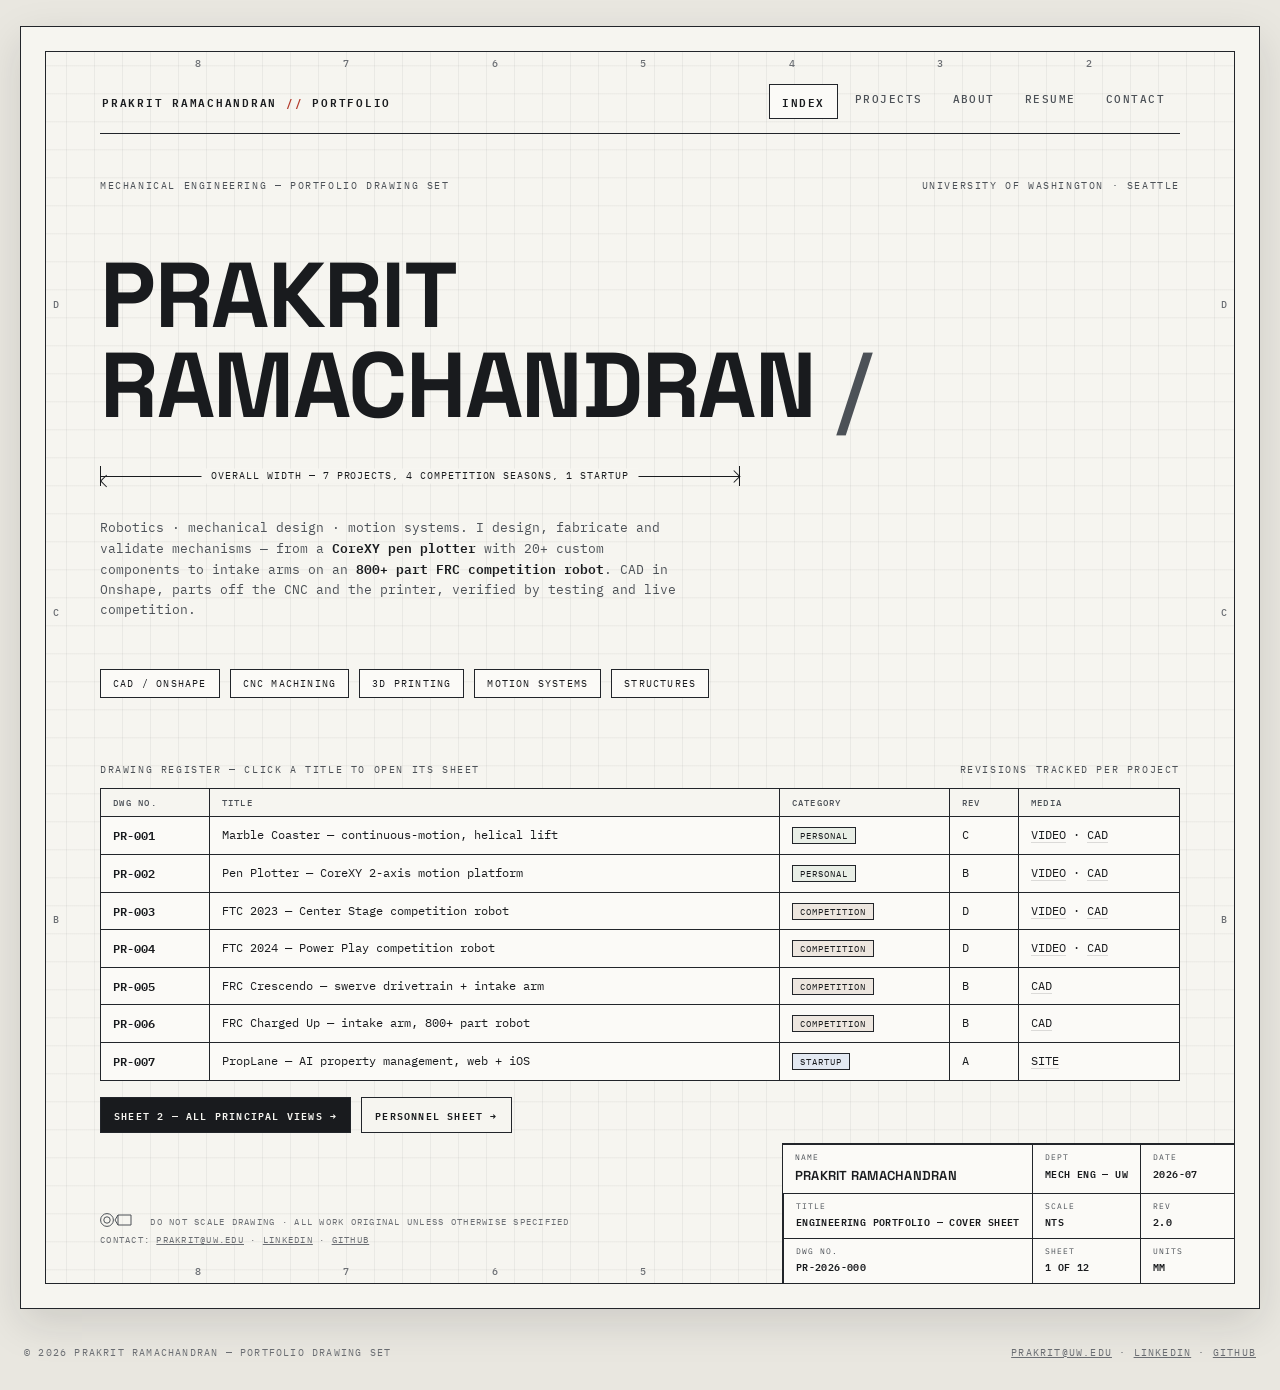
<file: index.html>
<!doctype html>
<html lang="en">
<head>
<meta charset="utf-8"/>
<meta name="viewport" content="width=device-width,initial-scale=1"/>
<title>Prakrit Ramachandran — Mechanical Engineering Portfolio</title>
<meta name="description" content="Mechanical engineering portfolio of Prakrit Ramachandran (University of Washington) — competition robotics, CoreXY pen plotter, continuous-motion marble coaster. CAD, CNC, 3D printing, motion systems."/>
<link rel="icon" type="image/svg+xml" href="/assets/favicon.svg"/>
<link rel="canonical" href="https://prakrit-portfolio.vercel.app/"/>
<meta property="og:type" content="website"/>
<meta property="og:title" content="Prakrit Ramachandran — Engineering Portfolio"/>
<meta property="og:description" content="Robotics · mechanical design · motion systems. A portfolio presented as an engineering drawing set."/>
<meta property="og:image" content="https://prakrit-portfolio.vercel.app/assets/og.jpg"/>
<meta property="og:url" content="https://prakrit-portfolio.vercel.app/"/>
<meta name="twitter:card" content="summary_large_image"/>
<link rel="preconnect" href="https://fonts.googleapis.com">
<link rel="preconnect" href="https://fonts.gstatic.com" crossorigin>
<link href="https://fonts.googleapis.com/css2?family=IBM+Plex+Mono:wght@400;500;600&family=Space+Grotesk:wght@500;600;700&display=swap" rel="stylesheet">
<link rel="stylesheet" href="/styles.css"/>
</head>
<body>

<!-- ============ SHEET 1 — COVER + DRAWING REGISTER ============ -->
<section class="sheet" aria-label="Cover sheet">
  <div class="sheet-inner">
    <div class="zones" aria-hidden="true">
      <span class="zx" style="left:12.5%">8</span><span class="zx" style="left:25%">7</span><span class="zx" style="left:37.5%">6</span><span class="zx" style="left:50%">5</span><span class="zx" style="left:62.5%">4</span><span class="zx" style="left:75%">3</span><span class="zx" style="left:87.5%">2</span>
      <span class="zx b" style="left:12.5%">8</span><span class="zx b" style="left:25%">7</span><span class="zx b" style="left:37.5%">6</span><span class="zx b" style="left:50%">5</span><span class="zx b" style="left:62.5%">4</span><span class="zx b" style="left:75%">3</span><span class="zx b" style="left:87.5%">2</span>
      <span class="zy" style="top:20%">D</span><span class="zy" style="top:45%">C</span><span class="zy" style="top:70%">B</span>
      <span class="zy r" style="top:20%">D</span><span class="zy r" style="top:45%">C</span><span class="zy r" style="top:70%">B</span>
    </div>

    <div class="navstrip">
      <a class="brand" href="/">PRAKRIT RAMACHANDRAN <span class="slash">//</span> PORTFOLIO</a>
      <nav aria-label="Primary">
        <a href="/" aria-current="page">INDEX</a>
        <a href="/projects">PROJECTS</a>
        <a href="/about">ABOUT</a>
        <a href="/resume">RESUME</a>
        <a href="/contact">CONTACT</a>
      </nav>
    </div>

    <div class="cover-meta">
      <span>Mechanical Engineering — Portfolio Drawing Set</span>
      <span>University of Washington · Seattle</span>
    </div>

    <h1 class="cover-title">Prakrit<br/>Ramachandran<span class="thin"> /</span></h1>
    <div class="dim" aria-hidden="true">
      <span class="ext" style="left:0"></span><span class="ext" style="right:0"></span>
      <span class="bar"></span>
      <span class="lbl">OVERALL WIDTH — 7 PROJECTS, 4 COMPETITION SEASONS, 1 STARTUP</span>
    </div>

    <p class="cover-sub">Robotics · mechanical design · motion systems. I design, fabricate and validate mechanisms — from a <b>CoreXY pen plotter</b> with 20+ custom components to intake arms on an <b>800+ part FRC competition robot</b>. CAD in Onshape, parts off the CNC and the printer, verified by testing and live competition.</p>

    <div class="cover-tags" role="list" aria-label="Skills">
      <span class="tag" role="listitem">CAD / ONSHAPE</span><span class="tag" role="listitem">CNC MACHINING</span><span class="tag" role="listitem">3D PRINTING</span><span class="tag" role="listitem">MOTION SYSTEMS</span><span class="tag" role="listitem">STRUCTURES</span>
    </div>

    <div class="register">
      <p class="reg-cap"><span>DRAWING REGISTER — CLICK A TITLE TO OPEN ITS SHEET</span><span>REVISIONS TRACKED PER PROJECT</span></p>
      <table class="reg">
        <thead><tr><th scope="col">DWG NO.</th><th scope="col">TITLE</th><th scope="col" class="hide-m">CATEGORY</th><th scope="col" class="hide-m">REV</th><th scope="col">MEDIA</th></tr></thead>
        <tbody>
          <tr>
            <td class="no plain">PR-001</td>
            <td><a class="rowlink" href="/projects/marble-coaster">Marble Coaster — continuous-motion, helical lift</a></td>
            <td class="plain hide-m"><span class="cat p">PERSONAL</span></td><td class="plain hide-m">C</td>
            <td class="plain"><a class="media" href="https://youtu.be/8bl2oFjKbBY" target="_blank" rel="noopener">VIDEO</a> · <a class="media" href="https://cad.onshape.com/documents/384256130598b3cf56482454/w/2050ca5f6c68fd333b65bd61/e/ee0c9c2a7a30ceb8021e9c9c" target="_blank" rel="noopener">CAD</a></td>
          </tr>
          <tr>
            <td class="no plain">PR-002</td>
            <td><a class="rowlink" href="/projects/pen-plotter">Pen Plotter — CoreXY 2-axis motion platform</a></td>
            <td class="plain hide-m"><span class="cat p">PERSONAL</span></td><td class="plain hide-m">B</td>
            <td class="plain"><a class="media" href="https://youtu.be/qZgPj7opYQs" target="_blank" rel="noopener">VIDEO</a> · <a class="media" href="https://cad.onshape.com/documents/32592ddfffefad438c66eb91/w/7700c668dd6e04e0ac611197/e/1776a5f9c063f7653e8564c6" target="_blank" rel="noopener">CAD</a></td>
          </tr>
          <tr>
            <td class="no plain">PR-003</td>
            <td><a class="rowlink" href="/projects/ftc-center-stage">FTC 2023 — Center Stage competition robot</a></td>
            <td class="plain hide-m"><span class="cat c">COMPETITION</span></td><td class="plain hide-m">D</td>
            <td class="plain"><a class="media" href="https://www.youtube.com/watch?v=8yHOitnPuRc" target="_blank" rel="noopener">VIDEO</a> · <a class="media" href="https://cad.onshape.com/documents/21a56fda02435a6c545804e4/w/b0a64d2f252843a2d962571f/e/10439a29e656feba714ab18b" target="_blank" rel="noopener">CAD</a></td>
          </tr>
          <tr>
            <td class="no plain">PR-004</td>
            <td><a class="rowlink" href="/projects/ftc-power-play">FTC 2024 — Power Play competition robot</a></td>
            <td class="plain hide-m"><span class="cat c">COMPETITION</span></td><td class="plain hide-m">D</td>
            <td class="plain"><a class="media" href="https://youtu.be/rv_-GV-la8k" target="_blank" rel="noopener">VIDEO</a> · <a class="media" href="https://cad.onshape.com/documents/5cfcf398c1abd473022fdc97/w/ca053431c6e5b3e2f6314bfa/e/371427608bae168fc1ccc074?renderMode=0&uiState=661c72ffdc1f8708bbbbf50b" target="_blank" rel="noopener">CAD</a></td>
          </tr>
          <tr>
            <td class="no plain">PR-005</td>
            <td><a class="rowlink" href="/projects/frc-crescendo">FRC Crescendo — swerve drivetrain + intake arm</a></td>
            <td class="plain hide-m"><span class="cat c">COMPETITION</span></td><td class="plain hide-m">B</td>
            <td class="plain"><a class="media" href="https://cad.onshape.com/documents/507364f702b24b9ad93b4220/w/3c854fb5b9c545876fc1f113/e/45adb8b54ace8211607a5ac1?renderMode=%20&uiState=66f3ad767076f77109f56f84" target="_blank" rel="noopener">CAD</a></td>
          </tr>
          <tr>
            <td class="no plain">PR-006</td>
            <td><a class="rowlink" href="/projects/frc-charged-up">FRC Charged Up — intake arm, 800+ part robot</a></td>
            <td class="plain hide-m"><span class="cat c">COMPETITION</span></td><td class="plain hide-m">B</td>
            <td class="plain"><a class="media" href="https://cad.onshape.com/documents/6c824aecc1867331a253a99e/w/2cdff6aef3e157d9c9357890/e/097e5739bbd965454c6625a1" target="_blank" rel="noopener">CAD</a></td>
          </tr>
          <tr>
            <td class="no plain">PR-007</td>
            <td><a class="rowlink" href="/projects/proplane">PropLane — AI property management, web + iOS</a></td>
            <td class="plain hide-m"><span class="cat s">STARTUP</span></td><td class="plain hide-m">A</td>
            <td class="plain"><a class="media" href="https://proplane.ai" target="_blank" rel="noopener">SITE</a></td>
          </tr>
        </tbody>
      </table>
      <div style="margin-top:16px;display:flex;gap:10px;flex-wrap:wrap">
        <a class="btn solid" href="/projects">SHEET 2 — ALL PRINCIPAL VIEWS →</a>
        <a class="btn" href="/about">PERSONNEL SHEET →</a>
      </div>
    </div>

    <div class="stamp">
      <svg class="thirdangle" width="34" height="16" viewBox="0 0 34 16" fill="none" stroke="#4C5157" stroke-width="1" aria-hidden="true"><circle cx="7" cy="8" r="3.2"/><circle cx="7" cy="8" r="6.4"/><path d="M18 3 L31 3 L31 13 L18 13 Z M18 3 L15 8 L18 13"/></svg>
      DO NOT SCALE DRAWING · ALL WORK ORIGINAL UNLESS OTHERWISE SPECIFIED<br/>
      CONTACT: <a href="mailto:prakrit@uw.edu">PRAKRIT@UW.EDU</a> · <a href="https://www.linkedin.com/in/prakrit-ramachandran-660112269/" target="_blank" rel="noopener">LINKEDIN</a> · <a href="https://github.com/prakritr" target="_blank" rel="noopener">GITHUB</a>
    </div>

    <div class="titleblock" role="presentation">
      <div class="tb wide name"><span class="k">NAME</span><span class="v">PRAKRIT RAMACHANDRAN</span></div>
      <div class="tb"><span class="k">DEPT</span><span class="v">MECH ENG — UW</span></div>
      <div class="tb"><span class="k">DATE</span><span class="v">2026-07</span></div>
      <div class="tb wide"><span class="k">TITLE</span><span class="v">ENGINEERING PORTFOLIO — COVER SHEET</span></div>
      <div class="tb"><span class="k">SCALE</span><span class="v">NTS</span></div>
      <div class="tb"><span class="k">REV</span><span class="v">2.0</span></div>
      <div class="tb wide"><span class="k">DWG NO.</span><span class="v">PR-2026-000</span></div>
      <div class="tb"><span class="k">SHEET</span><span class="v">1 OF 12</span></div>
      <div class="tb"><span class="k">UNITS</span><span class="v">MM</span></div>
    </div>
  </div>
</section>

<footer class="footer-note">
  <span>© 2026 PRAKRIT RAMACHANDRAN — PORTFOLIO DRAWING SET</span>
  <span><a href="mailto:prakrit@uw.edu">PRAKRIT@UW.EDU</a> · <a href="https://www.linkedin.com/in/prakrit-ramachandran-660112269/" target="_blank" rel="noopener">LINKEDIN</a> · <a href="https://github.com/prakritr" target="_blank" rel="noopener">GITHUB</a></span>
</footer>

<script src="/script.js" defer></script>
</body>
</html>
</file>
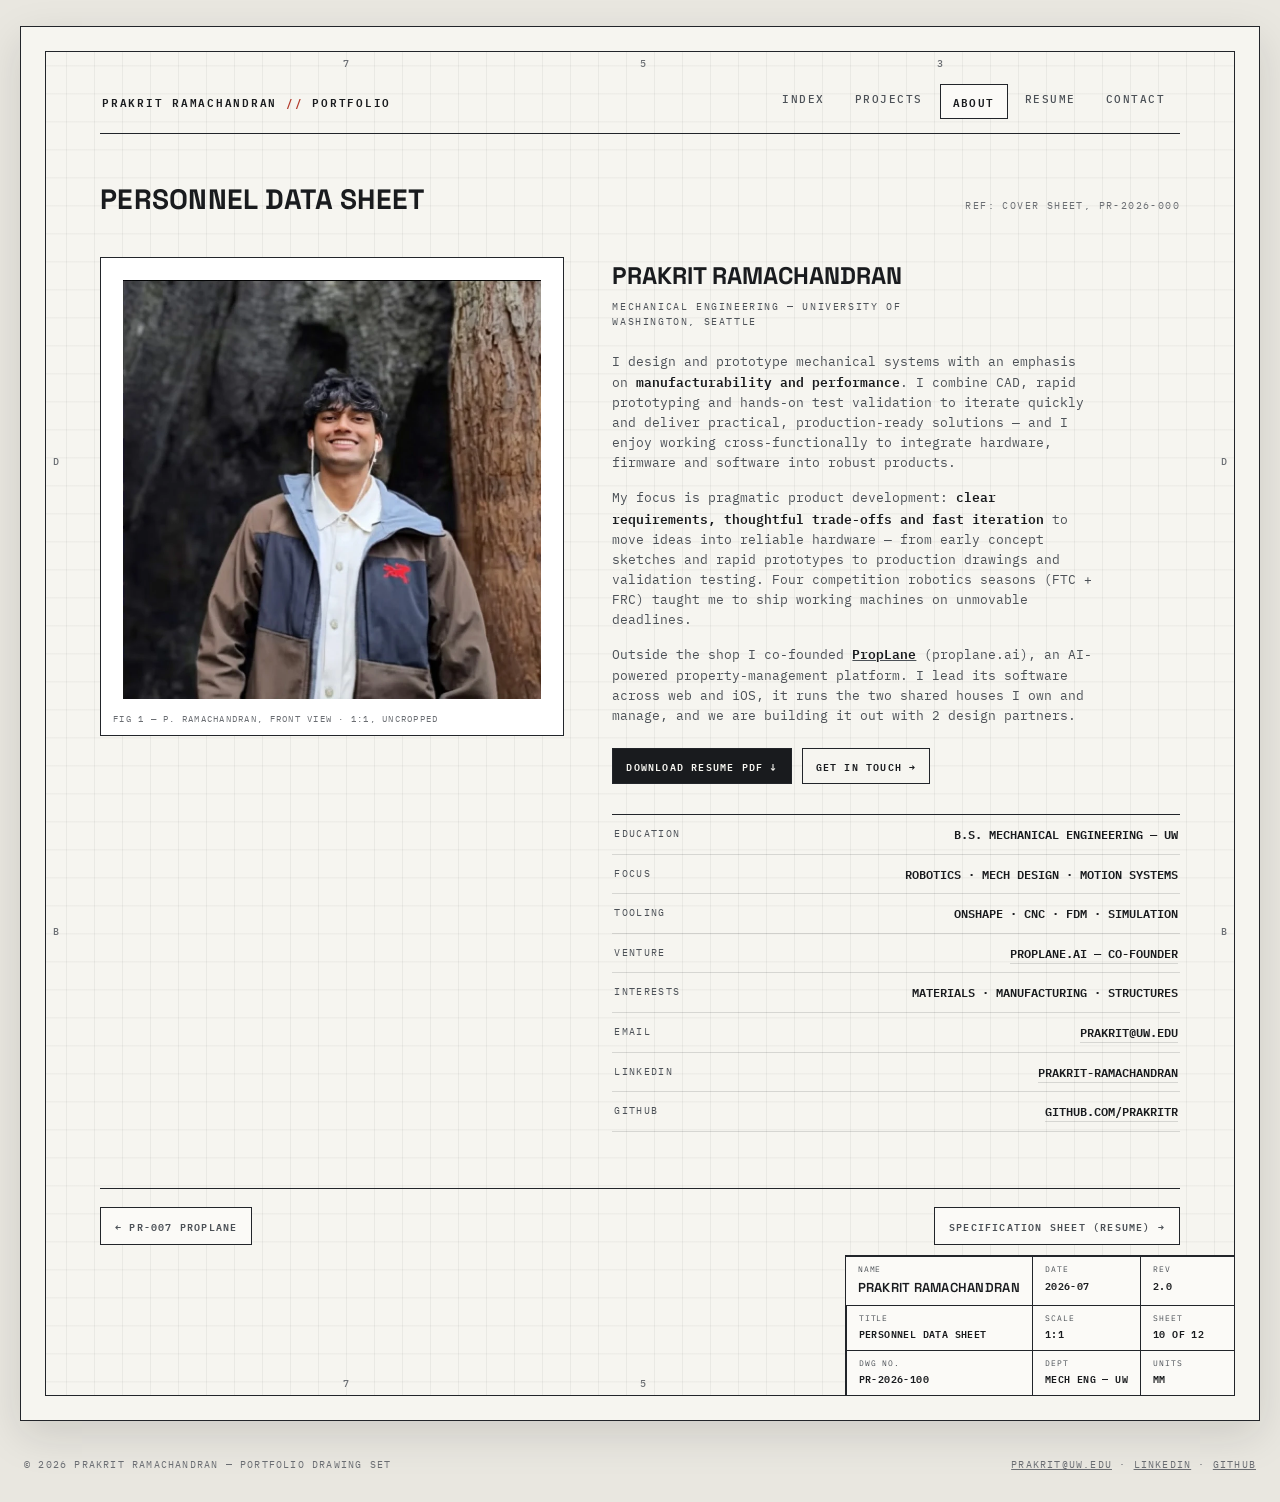
<file: about.html>
<!doctype html>
<html lang="en">
<head>
<meta charset="utf-8"/>
<meta name="viewport" content="width=device-width,initial-scale=1"/>
<title>About — Prakrit Ramachandran</title>
<meta name="description" content="About Prakrit Ramachandran — Mechanical Engineering student at the University of Washington focused on robotics, mechanical design and motion systems."/>
<link rel="icon" type="image/svg+xml" href="/assets/favicon.svg"/>
<link rel="canonical" href="https://prakrit-portfolio.vercel.app/about"/>
<meta property="og:type" content="profile"/>
<meta property="og:title" content="About — Prakrit Ramachandran"/>
<meta property="og:description" content="Mechanical Engineering @ University of Washington — robotics, mechanical design, motion systems."/>
<meta property="og:image" content="https://prakrit-portfolio.vercel.app/assets/img/prakrit-800.jpg"/>
<meta property="og:url" content="https://prakrit-portfolio.vercel.app/about"/>
<link rel="preconnect" href="https://fonts.googleapis.com">
<link rel="preconnect" href="https://fonts.gstatic.com" crossorigin>
<link href="https://fonts.googleapis.com/css2?family=IBM+Plex+Mono:wght@400;500;600&family=Space+Grotesk:wght@500;600;700&display=swap" rel="stylesheet">
<link rel="stylesheet" href="/styles.css"/>
</head>
<body>

<section class="sheet" aria-label="About Prakrit Ramachandran">
  <div class="sheet-inner">
    <div class="zones" aria-hidden="true">
      <span class="zx" style="left:25%">7</span><span class="zx" style="left:50%">5</span><span class="zx" style="left:75%">3</span>
      <span class="zx b" style="left:25%">7</span><span class="zx b" style="left:50%">5</span><span class="zx b" style="left:75%">3</span>
      <span class="zy" style="top:30%">D</span><span class="zy" style="top:65%">B</span>
      <span class="zy r" style="top:30%">D</span><span class="zy r" style="top:65%">B</span>
    </div>

    <div class="navstrip">
      <a class="brand" href="/">PRAKRIT RAMACHANDRAN <span class="slash">//</span> PORTFOLIO</a>
      <nav aria-label="Primary">
        <a href="/">INDEX</a>
        <a href="/projects">PROJECTS</a>
        <a href="/about" aria-current="page">ABOUT</a>
        <a href="/resume">RESUME</a>
        <a href="/contact">CONTACT</a>
      </nav>
    </div>

    <div class="sheet-head">
      <h1>Personnel Data Sheet</h1>
      <span class="ref">REF: COVER SHEET, PR-2026-000</span>
    </div>

    <div class="about-grid">
      <figure class="about-fig">
        <picture>
          <source type="image/webp" srcset="/assets/img/prakrit-400.webp 400w, /assets/img/prakrit-800.webp 800w" sizes="(max-width:880px) 92vw, 460px"/>
          <img src="/assets/img/prakrit-800.jpg" alt="Portrait of Prakrit Ramachandran" width="800" height="800" style="aspect-ratio:1/1;width:100%;height:auto;object-fit:contain"/>
        </picture>
        <figcaption>FIG 1 — P. RAMACHANDRAN, FRONT VIEW · 1:1, UNCROPPED</figcaption>
      </figure>

      <div class="about-copy">
        <h2>Prakrit Ramachandran</h2>
        <p class="role">MECHANICAL ENGINEERING — UNIVERSITY OF WASHINGTON, SEATTLE</p>
        <p>I design and prototype mechanical systems with an emphasis on <b>manufacturability and performance</b>. I combine CAD, rapid prototyping and hands-on test validation to iterate quickly and deliver practical, production-ready solutions — and I enjoy working cross-functionally to integrate hardware, firmware and software into robust products.</p>
        <p>My focus is pragmatic product development: <b>clear requirements, thoughtful trade-offs and fast iteration</b> to move ideas into reliable hardware — from early concept sketches and rapid prototypes to production drawings and validation testing. Four competition robotics seasons (FTC + FRC) taught me to ship working machines on unmovable deadlines.</p>
        <p>Outside the shop I co-founded <a href="/projects/proplane"><b>PropLane</b></a> (proplane.ai), an AI-powered property-management platform. I lead its software across web and iOS, it runs the two shared houses I own and manage, and we are building it out with 2 design partners.</p>

        <div class="about-actions">
          <a class="btn solid" href="/assets/resume.pdf" download>DOWNLOAD RESUME PDF ↓</a>
          <a class="btn" href="/contact">GET IN TOUCH →</a>
        </div>

        <dl class="kv">
          <div><dt>EDUCATION</dt><dd>B.S. MECHANICAL ENGINEERING — UW</dd></div>
          <div><dt>FOCUS</dt><dd>ROBOTICS · MECH DESIGN · MOTION SYSTEMS</dd></div>
          <div><dt>TOOLING</dt><dd>ONSHAPE · CNC · FDM · SIMULATION</dd></div>
          <div><dt>VENTURE</dt><dd><a href="https://proplane.ai" target="_blank" rel="noopener">PROPLANE.AI — CO-FOUNDER</a></dd></div>
          <div><dt>INTERESTS</dt><dd>MATERIALS · MANUFACTURING · STRUCTURES</dd></div>
          <div><dt>EMAIL</dt><dd><a href="mailto:prakrit@uw.edu">PRAKRIT@UW.EDU</a></dd></div>
          <div><dt>LINKEDIN</dt><dd><a href="https://www.linkedin.com/in/prakrit-ramachandran-660112269/" target="_blank" rel="noopener">PRAKRIT-RAMACHANDRAN</a></dd></div>
          <div><dt>GITHUB</dt><dd><a href="https://github.com/prakritr" target="_blank" rel="noopener">GITHUB.COM/PRAKRITR</a></dd></div>
        </dl>
      </div>
    </div>

    <nav class="sheetnav" aria-label="Adjacent sheets">
      <a href="/projects/proplane">← PR-007 PROPLANE</a>
      <span class="spacer"></span>
      <a href="/resume">SPECIFICATION SHEET (RESUME) →</a>
    </nav>

    <div class="titleblock" role="presentation">
      <div class="tb wide name"><span class="k">NAME</span><span class="v">PRAKRIT RAMACHANDRAN</span></div>
      <div class="tb"><span class="k">DATE</span><span class="v">2026-07</span></div>
      <div class="tb"><span class="k">REV</span><span class="v">2.0</span></div>
      <div class="tb wide"><span class="k">TITLE</span><span class="v">PERSONNEL DATA SHEET</span></div>
      <div class="tb"><span class="k">SCALE</span><span class="v">1:1</span></div>
      <div class="tb"><span class="k">SHEET</span><span class="v">10 OF 12</span></div>
      <div class="tb wide"><span class="k">DWG NO.</span><span class="v">PR-2026-100</span></div>
      <div class="tb"><span class="k">DEPT</span><span class="v">MECH ENG — UW</span></div>
      <div class="tb"><span class="k">UNITS</span><span class="v">MM</span></div>
    </div>
  </div>
</section>

<footer class="footer-note">
  <span>© 2026 PRAKRIT RAMACHANDRAN — PORTFOLIO DRAWING SET</span>
  <span><a href="mailto:prakrit@uw.edu">PRAKRIT@UW.EDU</a> · <a href="https://www.linkedin.com/in/prakrit-ramachandran-660112269/" target="_blank" rel="noopener">LINKEDIN</a> · <a href="https://github.com/prakritr" target="_blank" rel="noopener">GITHUB</a></span>
</footer>

<script src="/script.js" defer></script>
</body>
</html>
</file>
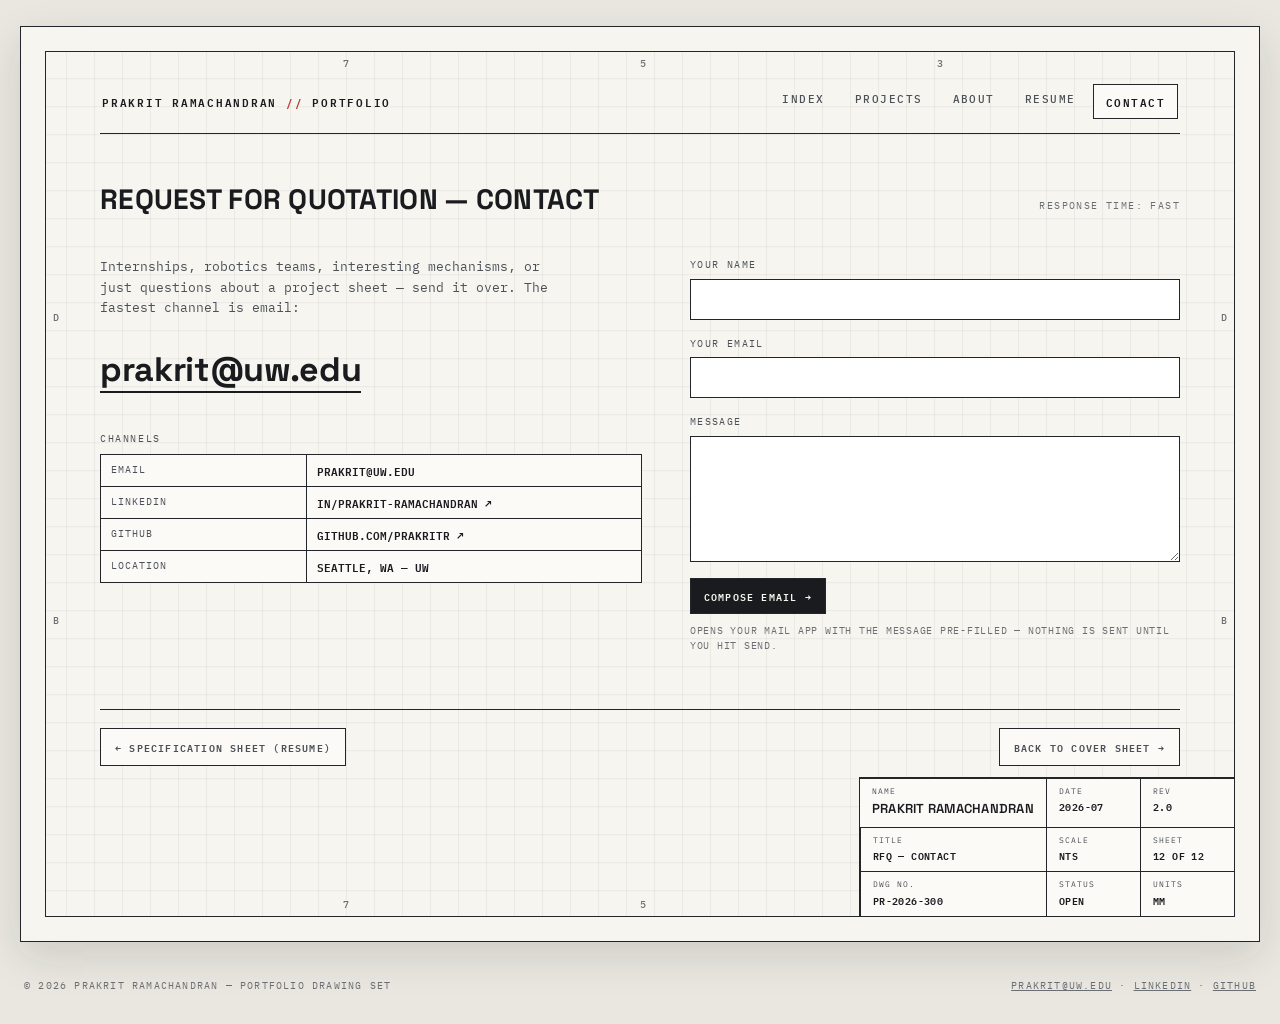
<file: contact.html>
<!doctype html>
<html lang="en">
<head>
<meta charset="utf-8"/>
<meta name="viewport" content="width=device-width,initial-scale=1"/>
<title>Contact — Prakrit Ramachandran</title>
<meta name="description" content="Contact Prakrit Ramachandran — email, LinkedIn and GitHub. Open to internships and engineering opportunities."/>
<link rel="icon" type="image/svg+xml" href="/assets/favicon.svg"/>
<link rel="canonical" href="https://prakrit-portfolio.vercel.app/contact"/>
<meta property="og:type" content="website"/>
<meta property="og:title" content="Contact — Prakrit Ramachandran"/>
<meta property="og:description" content="Email, LinkedIn and GitHub — open to internships and engineering opportunities."/>
<meta property="og:url" content="https://prakrit-portfolio.vercel.app/contact"/>
<link rel="preconnect" href="https://fonts.googleapis.com">
<link rel="preconnect" href="https://fonts.gstatic.com" crossorigin>
<link href="https://fonts.googleapis.com/css2?family=IBM+Plex+Mono:wght@400;500;600&family=Space+Grotesk:wght@500;600;700&display=swap" rel="stylesheet">
<link rel="stylesheet" href="/styles.css"/>
</head>
<body>

<section class="sheet" aria-label="Contact">
  <div class="sheet-inner">
    <div class="zones" aria-hidden="true">
      <span class="zx" style="left:25%">7</span><span class="zx" style="left:50%">5</span><span class="zx" style="left:75%">3</span>
      <span class="zx b" style="left:25%">7</span><span class="zx b" style="left:50%">5</span><span class="zx b" style="left:75%">3</span>
      <span class="zy" style="top:30%">D</span><span class="zy" style="top:65%">B</span>
      <span class="zy r" style="top:30%">D</span><span class="zy r" style="top:65%">B</span>
    </div>

    <div class="navstrip">
      <a class="brand" href="/">PRAKRIT RAMACHANDRAN <span class="slash">//</span> PORTFOLIO</a>
      <nav aria-label="Primary">
        <a href="/">INDEX</a>
        <a href="/projects">PROJECTS</a>
        <a href="/about">ABOUT</a>
        <a href="/resume">RESUME</a>
        <a href="/contact" aria-current="page">CONTACT</a>
      </nav>
    </div>

    <div class="sheet-head">
      <h1>Request For Quotation — Contact</h1>
      <span class="ref">RESPONSE TIME: FAST</span>
    </div>

    <div class="contact-grid">
      <div>
        <p class="contact-lede">Internships, robotics teams, interesting mechanisms, or just questions about a project sheet — send it over. The fastest channel is email:</p>
        <a class="bigmail" href="mailto:prakrit@uw.edu">prakrit@uw.edu</a>

        <div class="channels">
          <table class="spec">
            <caption>CHANNELS</caption>
            <tbody>
              <tr><td class="k">EMAIL</td><td class="v"><a href="mailto:prakrit@uw.edu" style="text-decoration:none">PRAKRIT@UW.EDU</a></td></tr>
              <tr><td class="k">LINKEDIN</td><td class="v"><a href="https://www.linkedin.com/in/prakrit-ramachandran-660112269/" target="_blank" rel="noopener" style="text-decoration:none">IN/PRAKRIT-RAMACHANDRAN ↗</a></td></tr>
              <tr><td class="k">GITHUB</td><td class="v"><a href="https://github.com/prakritr" target="_blank" rel="noopener" style="text-decoration:none">GITHUB.COM/PRAKRITR ↗</a></td></tr>
              <tr><td class="k">LOCATION</td><td class="v">SEATTLE, WA — UW</td></tr>
            </tbody>
          </table>
        </div>
      </div>

      <form class="rfq" action="mailto:prakrit@uw.edu" method="get" id="rfq-form">
        <label>YOUR NAME
          <input type="text" name="name" autocomplete="name" required/>
        </label>
        <label>YOUR EMAIL
          <input type="email" name="from" autocomplete="email" required/>
        </label>
        <label>MESSAGE
          <textarea name="msg" rows="6" required></textarea>
        </label>
        <button class="btn solid" type="submit">COMPOSE EMAIL →</button>
        <p class="hint">OPENS YOUR MAIL APP WITH THE MESSAGE PRE-FILLED — NOTHING IS SENT UNTIL YOU HIT SEND.</p>
      </form>
    </div>

    <nav class="sheetnav" aria-label="Adjacent sheets">
      <a href="/resume">← SPECIFICATION SHEET (RESUME)</a>
      <span class="spacer"></span>
      <a href="/">BACK TO COVER SHEET →</a>
    </nav>

    <div class="titleblock" role="presentation">
      <div class="tb wide name"><span class="k">NAME</span><span class="v">PRAKRIT RAMACHANDRAN</span></div>
      <div class="tb"><span class="k">DATE</span><span class="v">2026-07</span></div>
      <div class="tb"><span class="k">REV</span><span class="v">2.0</span></div>
      <div class="tb wide"><span class="k">TITLE</span><span class="v">RFQ — CONTACT</span></div>
      <div class="tb"><span class="k">SCALE</span><span class="v">NTS</span></div>
      <div class="tb"><span class="k">SHEET</span><span class="v">12 OF 12</span></div>
      <div class="tb wide"><span class="k">DWG NO.</span><span class="v">PR-2026-300</span></div>
      <div class="tb"><span class="k">STATUS</span><span class="v">OPEN</span></div>
      <div class="tb"><span class="k">UNITS</span><span class="v">MM</span></div>
    </div>
  </div>
</section>

<footer class="footer-note">
  <span>© 2026 PRAKRIT RAMACHANDRAN — PORTFOLIO DRAWING SET</span>
  <span><a href="mailto:prakrit@uw.edu">PRAKRIT@UW.EDU</a> · <a href="https://www.linkedin.com/in/prakrit-ramachandran-660112269/" target="_blank" rel="noopener">LINKEDIN</a> · <a href="https://github.com/prakritr" target="_blank" rel="noopener">GITHUB</a></span>
</footer>

<script>
  // Build a proper mailto: with subject/body from the form fields
  document.getElementById("rfq-form").addEventListener("submit", function (e) {
    e.preventDefault();
    const f = new FormData(this);
    const subject = "Portfolio contact — " + (f.get("name") || "");
    const body = (f.get("msg") || "") + "\n\n— " + (f.get("name") || "") + " <" + (f.get("from") || "") + ">";
    location.href = "mailto:prakrit@uw.edu?subject=" + encodeURIComponent(subject) + "&body=" + encodeURIComponent(body);
  });
</script>
<script src="/script.js" defer></script>
</body>
</html>
</file>
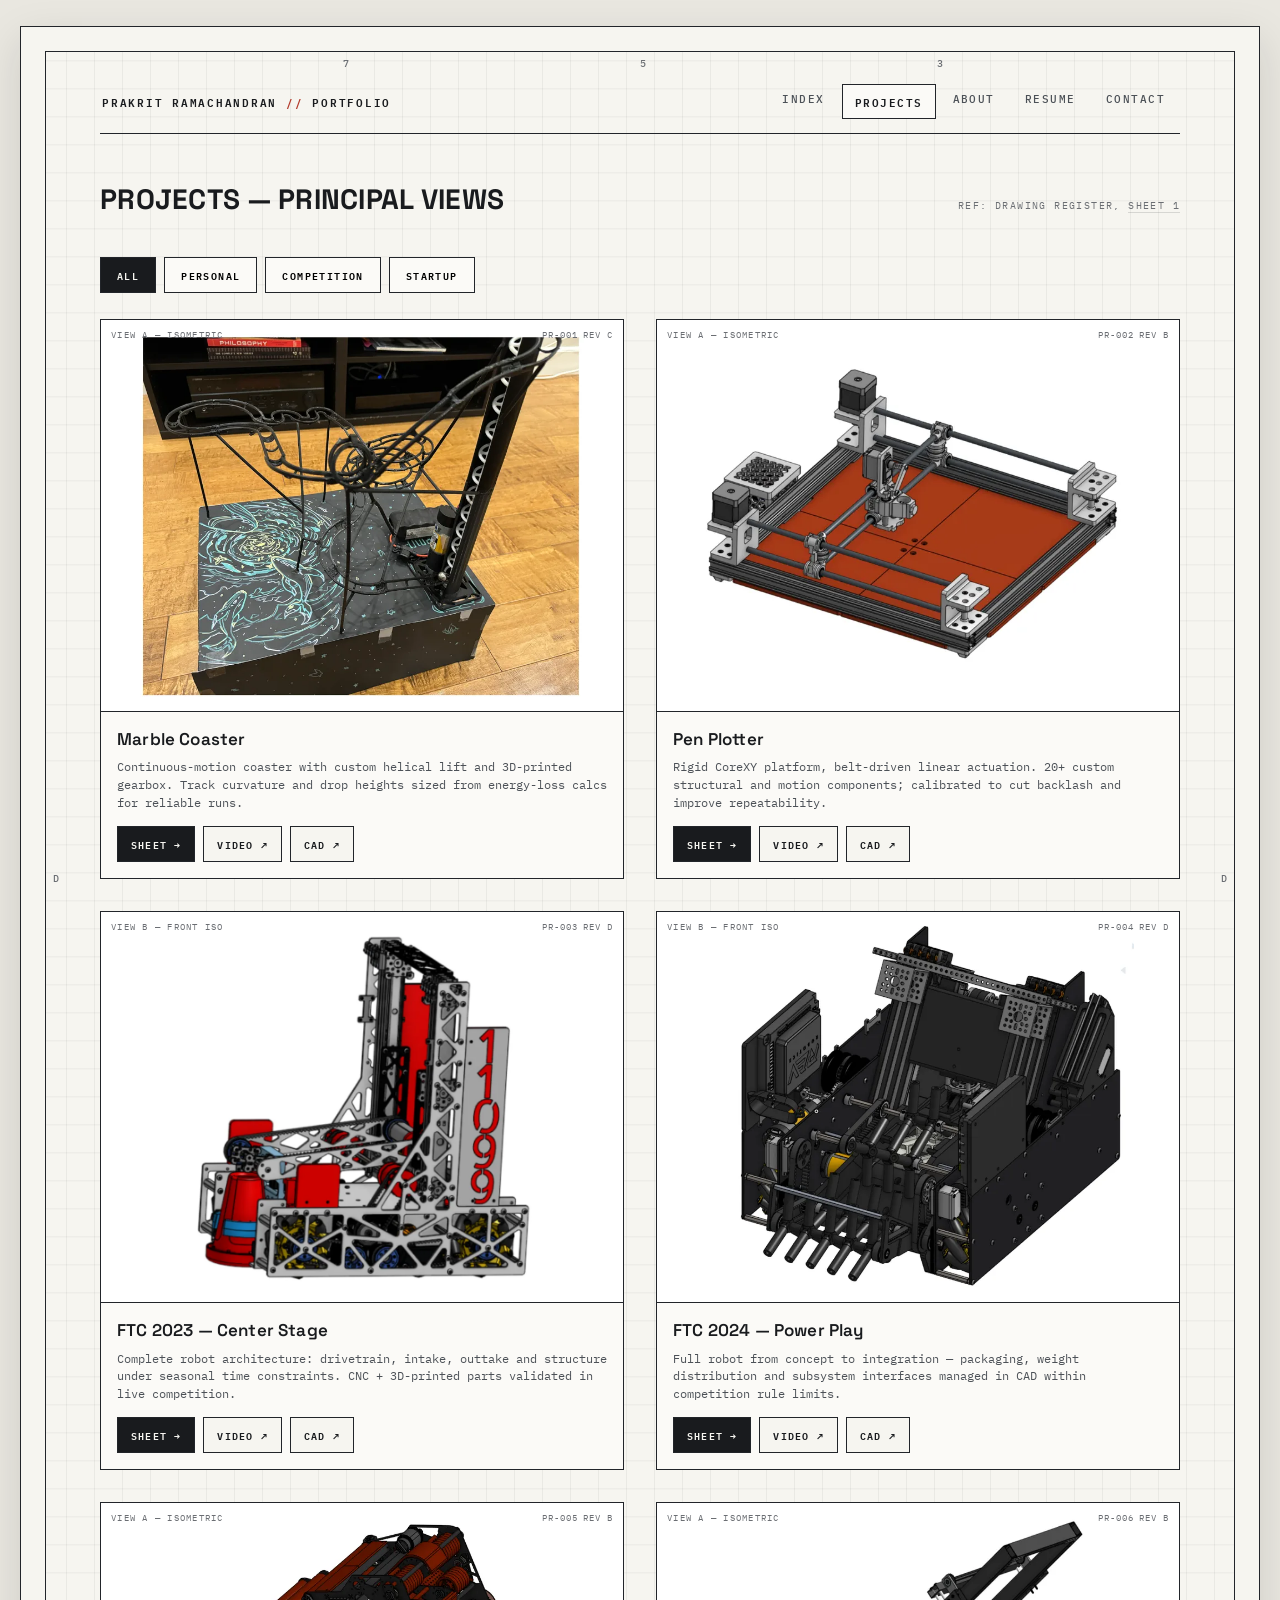
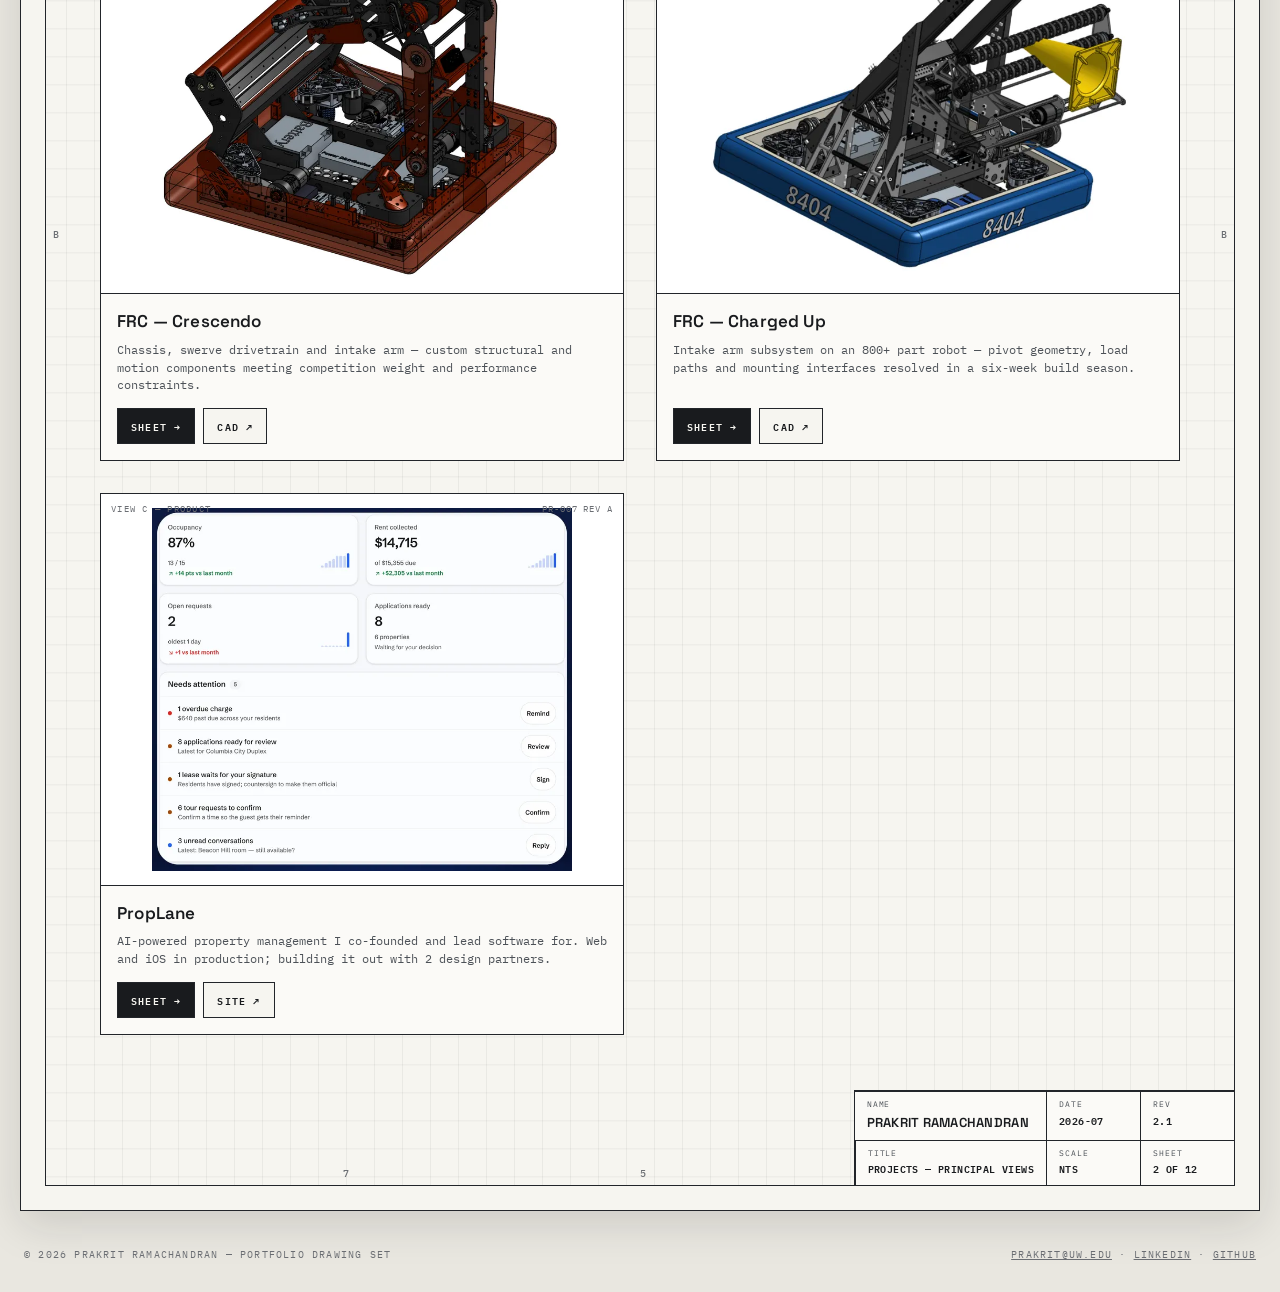
<file: projects.html>
<!doctype html>
<html lang="en">
<head>
<meta charset="utf-8"/>
<meta name="viewport" content="width=device-width,initial-scale=1"/>
<title>Projects — Prakrit Ramachandran</title>
<meta name="description" content="Six mechanical engineering projects — competition robotics (FTC, FRC), a CoreXY pen plotter and a continuous-motion marble coaster — plus PropLane, the startup I co-founded, with CAD links and case-study sheets."/>
<link rel="icon" type="image/svg+xml" href="/assets/favicon.svg"/>
<link rel="canonical" href="https://prakrit-portfolio.vercel.app/projects"/>
<meta property="og:type" content="website"/>
<meta property="og:title" content="Projects — Prakrit Ramachandran"/>
<meta property="og:description" content="Six machines: FTC + FRC competition robots, CoreXY pen plotter, continuous-motion marble coaster."/>
<meta property="og:image" content="https://prakrit-portfolio.vercel.app/assets/og.jpg"/>
<meta property="og:url" content="https://prakrit-portfolio.vercel.app/projects"/>
<meta name="twitter:card" content="summary_large_image"/>
<link rel="preconnect" href="https://fonts.googleapis.com">
<link rel="preconnect" href="https://fonts.gstatic.com" crossorigin>
<link href="https://fonts.googleapis.com/css2?family=IBM+Plex+Mono:wght@400;500;600&family=Space+Grotesk:wght@500;600;700&display=swap" rel="stylesheet">
<link rel="stylesheet" href="/styles.css"/>
</head>
<body>

<!-- ============ SHEET 2 — PROJECTS, PRINCIPAL VIEWS ============ -->
<section class="sheet" aria-label="Projects">
  <div class="sheet-inner">
    <div class="zones" aria-hidden="true">
      <span class="zx" style="left:25%">7</span><span class="zx" style="left:50%">5</span><span class="zx" style="left:75%">3</span>
      <span class="zx b" style="left:25%">7</span><span class="zx b" style="left:50%">5</span><span class="zx b" style="left:75%">3</span>
      <span class="zy" style="top:30%">D</span><span class="zy" style="top:65%">B</span>
      <span class="zy r" style="top:30%">D</span><span class="zy r" style="top:65%">B</span>
    </div>

    <div class="navstrip">
      <a class="brand" href="/">PRAKRIT RAMACHANDRAN <span class="slash">//</span> PORTFOLIO</a>
      <nav aria-label="Primary">
        <a href="/">INDEX</a>
        <a href="/projects" aria-current="page">PROJECTS</a>
        <a href="/about">ABOUT</a>
        <a href="/resume">RESUME</a>
        <a href="/contact">CONTACT</a>
      </nav>
    </div>

    <div class="sheet-head">
      <h1>Projects — Principal Views</h1>
      <span class="ref">REF: DRAWING REGISTER, <a href="/">SHEET 1</a></span>
    </div>

    <div class="filters" role="toolbar" aria-label="Filter projects">
      <button class="pill" data-filter="all" aria-pressed="true">ALL</button>
      <button class="pill" data-filter="personal" aria-pressed="false">PERSONAL</button>
      <button class="pill" data-filter="competition" aria-pressed="false">COMPETITION</button>
      <button class="pill" data-filter="startup" aria-pressed="false">STARTUP</button>
    </div>

    <div class="views">
      <article class="view" data-category="personal">
        <div class="img"><span class="viewlbl">VIEW A — ISOMETRIC</span><span class="dwgno">PR-001 REV C</span>
          <a href="/projects/marble-coaster" aria-label="Open Marble Coaster sheet"><picture>
            <source type="image/webp" srcset="/assets/img/marble-coaster-800.webp 800w, /assets/img/marble-coaster-1600.webp 1600w" sizes="(max-width:820px) 92vw, 540px"/>
            <img src="/assets/img/marble-coaster-1600.jpg" alt="Continuous-motion marble coaster with helical lift, as built" loading="lazy" width="1218" height="994"/>
          </picture></a>
        </div>
        <div class="meta">
          <h3><a href="/projects/marble-coaster">Marble Coaster</a></h3>
          <p>Continuous-motion coaster with custom helical lift and 3D-printed gearbox. Track curvature and drop heights sized from energy-loss calcs for reliable runs.</p>
          <div class="links"><a class="btn solid" href="/projects/marble-coaster">SHEET →</a><a class="btn" href="https://youtu.be/8bl2oFjKbBY" target="_blank" rel="noopener">VIDEO ↗</a><a class="btn" href="https://cad.onshape.com/documents/384256130598b3cf56482454/w/2050ca5f6c68fd333b65bd61/e/ee0c9c2a7a30ceb8021e9c9c" target="_blank" rel="noopener">CAD ↗</a></div>
        </div>
      </article>

      <article class="view" data-category="personal">
        <div class="img"><span class="viewlbl">VIEW A — ISOMETRIC</span><span class="dwgno">PR-002 REV B</span>
          <a href="/projects/pen-plotter" aria-label="Open Pen Plotter sheet"><picture>
            <source type="image/webp" srcset="/assets/img/pen-plotter-800.webp 800w, /assets/img/pen-plotter-1600.webp 1600w" sizes="(max-width:820px) 92vw, 540px"/>
            <img src="/assets/img/pen-plotter-1600.jpg" alt="CoreXY pen plotter CAD render, isometric view" loading="lazy" width="1382" height="838"/>
          </picture></a>
        </div>
        <div class="meta">
          <h3><a href="/projects/pen-plotter">Pen Plotter</a></h3>
          <p>Rigid CoreXY platform, belt-driven linear actuation. 20+ custom structural and motion components; calibrated to cut backlash and improve repeatability.</p>
          <div class="links"><a class="btn solid" href="/projects/pen-plotter">SHEET →</a><a class="btn" href="https://youtu.be/qZgPj7opYQs" target="_blank" rel="noopener">VIDEO ↗</a><a class="btn" href="https://cad.onshape.com/documents/32592ddfffefad438c66eb91/w/7700c668dd6e04e0ac611197/e/1776a5f9c063f7653e8564c6" target="_blank" rel="noopener">CAD ↗</a></div>
        </div>
      </article>

      <article class="view" data-category="competition">
        <div class="img"><span class="viewlbl">VIEW B — FRONT ISO</span><span class="dwgno">PR-003 REV D</span>
          <a href="/projects/ftc-center-stage" aria-label="Open FTC Center Stage sheet"><picture>
            <source type="image/webp" srcset="/assets/img/ftc-center-stage-800.webp 800w, /assets/img/ftc-center-stage-1600.webp 1600w" sizes="(max-width:820px) 92vw, 540px"/>
            <img src="/assets/img/ftc-center-stage-1600.jpg" alt="FTC Center Stage robot CAD render with lift and intake" loading="lazy" width="1050" height="1066"/>
          </picture></a>
        </div>
        <div class="meta">
          <h3><a href="/projects/ftc-center-stage">FTC 2023 — Center Stage</a></h3>
          <p>Complete robot architecture: drivetrain, intake, outtake and structure under seasonal time constraints. CNC + 3D-printed parts validated in live competition.</p>
          <div class="links"><a class="btn solid" href="/projects/ftc-center-stage">SHEET →</a><a class="btn" href="https://www.youtube.com/watch?v=8yHOitnPuRc" target="_blank" rel="noopener">VIDEO ↗</a><a class="btn" href="https://cad.onshape.com/documents/21a56fda02435a6c545804e4/w/b0a64d2f252843a2d962571f/e/10439a29e656feba714ab18b" target="_blank" rel="noopener">CAD ↗</a></div>
        </div>
      </article>

      <article class="view" data-category="competition">
        <div class="img"><span class="viewlbl">VIEW B — FRONT ISO</span><span class="dwgno">PR-004 REV D</span>
          <a href="/projects/ftc-power-play" aria-label="Open FTC Power Play sheet"><picture>
            <source type="image/webp" srcset="/assets/img/ftc-power-play-800.webp 800w, /assets/img/ftc-power-play-1600.webp 1600w" sizes="(max-width:820px) 92vw, 540px"/>
            <img src="/assets/img/ftc-power-play-1600.jpg" alt="FTC Power Play robot CAD render" loading="lazy" width="1234" height="1034"/>
          </picture></a>
        </div>
        <div class="meta">
          <h3><a href="/projects/ftc-power-play">FTC 2024 — Power Play</a></h3>
          <p>Full robot from concept to integration — packaging, weight distribution and subsystem interfaces managed in CAD within competition rule limits.</p>
          <div class="links"><a class="btn solid" href="/projects/ftc-power-play">SHEET →</a><a class="btn" href="https://youtu.be/rv_-GV-la8k" target="_blank" rel="noopener">VIDEO ↗</a><a class="btn" href="https://cad.onshape.com/documents/5cfcf398c1abd473022fdc97/w/ca053431c6e5b3e2f6314bfa/e/371427608bae168fc1ccc074?renderMode=0&uiState=661c72ffdc1f8708bbbbf50b" target="_blank" rel="noopener">CAD ↗</a></div>
        </div>
      </article>

      <article class="view" data-category="competition">
        <div class="img"><span class="viewlbl">VIEW A — ISOMETRIC</span><span class="dwgno">PR-005 REV B</span>
          <a href="/projects/frc-crescendo" aria-label="Open FRC Crescendo sheet"><picture>
            <source type="image/webp" srcset="/assets/img/frc-crescendo-800.webp 800w, /assets/img/frc-crescendo-1600.webp 1600w" sizes="(max-width:820px) 92vw, 540px"/>
            <img src="/assets/img/frc-crescendo-1600.jpg" alt="FRC Crescendo robot CAD render with swerve drivetrain and intake arm" loading="lazy" width="1130" height="952"/>
          </picture></a>
        </div>
        <div class="meta">
          <h3><a href="/projects/frc-crescendo">FRC — Crescendo</a></h3>
          <p>Chassis, swerve drivetrain and intake arm — custom structural and motion components meeting competition weight and performance constraints.</p>
          <div class="links"><a class="btn solid" href="/projects/frc-crescendo">SHEET →</a><a class="btn" href="https://cad.onshape.com/documents/507364f702b24b9ad93b4220/w/3c854fb5b9c545876fc1f113/e/45adb8b54ace8211607a5ac1?renderMode=%20&uiState=66f3ad767076f77109f56f84" target="_blank" rel="noopener">CAD ↗</a></div>
        </div>
      </article>

      <article class="view" data-category="competition">
        <div class="img"><span class="viewlbl">VIEW A — ISOMETRIC</span><span class="dwgno">PR-006 REV B</span>
          <a href="/projects/frc-charged-up" aria-label="Open FRC Charged Up sheet"><picture>
            <source type="image/webp" srcset="/assets/img/frc-charged-up-800.webp 800w, /assets/img/frc-charged-up-1600.webp 1600w" sizes="(max-width:820px) 92vw, 540px"/>
            <img src="/assets/img/frc-charged-up-1600.jpg" alt="FRC Charged Up robot CAD render with intake arm extended" loading="lazy" width="1204" height="948"/>
          </picture></a>
        </div>
        <div class="meta">
          <h3><a href="/projects/frc-charged-up">FRC — Charged Up</a></h3>
          <p>Intake arm subsystem on an 800+ part robot — pivot geometry, load paths and mounting interfaces resolved in a six-week build season.</p>
          <div class="links"><a class="btn solid" href="/projects/frc-charged-up">SHEET →</a><a class="btn" href="https://cad.onshape.com/documents/6c824aecc1867331a253a99e/w/2cdff6aef3e157d9c9357890/e/097e5739bbd965454c6625a1" target="_blank" rel="noopener">CAD ↗</a></div>
        </div>
      </article>

      <article class="view" data-category="startup">
        <div class="img"><span class="viewlbl">VIEW C — PRODUCT</span><span class="dwgno">PR-007 REV A</span>
          <a href="/projects/proplane" aria-label="Open PropLane sheet"><picture>
            <source type="image/webp" srcset="/assets/img/proplane-800.webp 800w, /assets/img/proplane-1600.webp 1600w" sizes="(max-width:820px) 92vw, 540px"/>
            <img src="/assets/img/proplane-1600.jpg" alt="PropLane manager dashboard with occupancy, rent collected and a Needs attention list" loading="lazy" width="1600" height="1379"/>
          </picture></a>
        </div>
        <div class="meta">
          <h3><a href="/projects/proplane">PropLane</a></h3>
          <p>AI-powered property management I co-founded and lead software for. Web and iOS in production; building it out with 2 design partners.</p>
          <div class="links"><a class="btn solid" href="/projects/proplane">SHEET →</a><a class="btn" href="https://proplane.ai" target="_blank" rel="noopener">SITE ↗</a></div>
        </div>
      </article>
    </div>

    <div class="titleblock" role="presentation">
      <div class="tb wide name"><span class="k">NAME</span><span class="v">PRAKRIT RAMACHANDRAN</span></div>
      <div class="tb"><span class="k">DATE</span><span class="v">2026-07</span></div>
      <div class="tb"><span class="k">REV</span><span class="v">2.1</span></div>
      <div class="tb wide"><span class="k">TITLE</span><span class="v">PROJECTS — PRINCIPAL VIEWS</span></div>
      <div class="tb"><span class="k">SCALE</span><span class="v">NTS</span></div>
      <div class="tb"><span class="k">SHEET</span><span class="v">2 OF 12</span></div>
    </div>
  </div>
</section>

<footer class="footer-note">
  <span>© 2026 PRAKRIT RAMACHANDRAN — PORTFOLIO DRAWING SET</span>
  <span><a href="mailto:prakrit@uw.edu">PRAKRIT@UW.EDU</a> · <a href="https://www.linkedin.com/in/prakrit-ramachandran-660112269/" target="_blank" rel="noopener">LINKEDIN</a> · <a href="https://github.com/prakritr" target="_blank" rel="noopener">GITHUB</a></span>
</footer>

<script src="/script.js" defer></script>
</body>
</html>
</file>
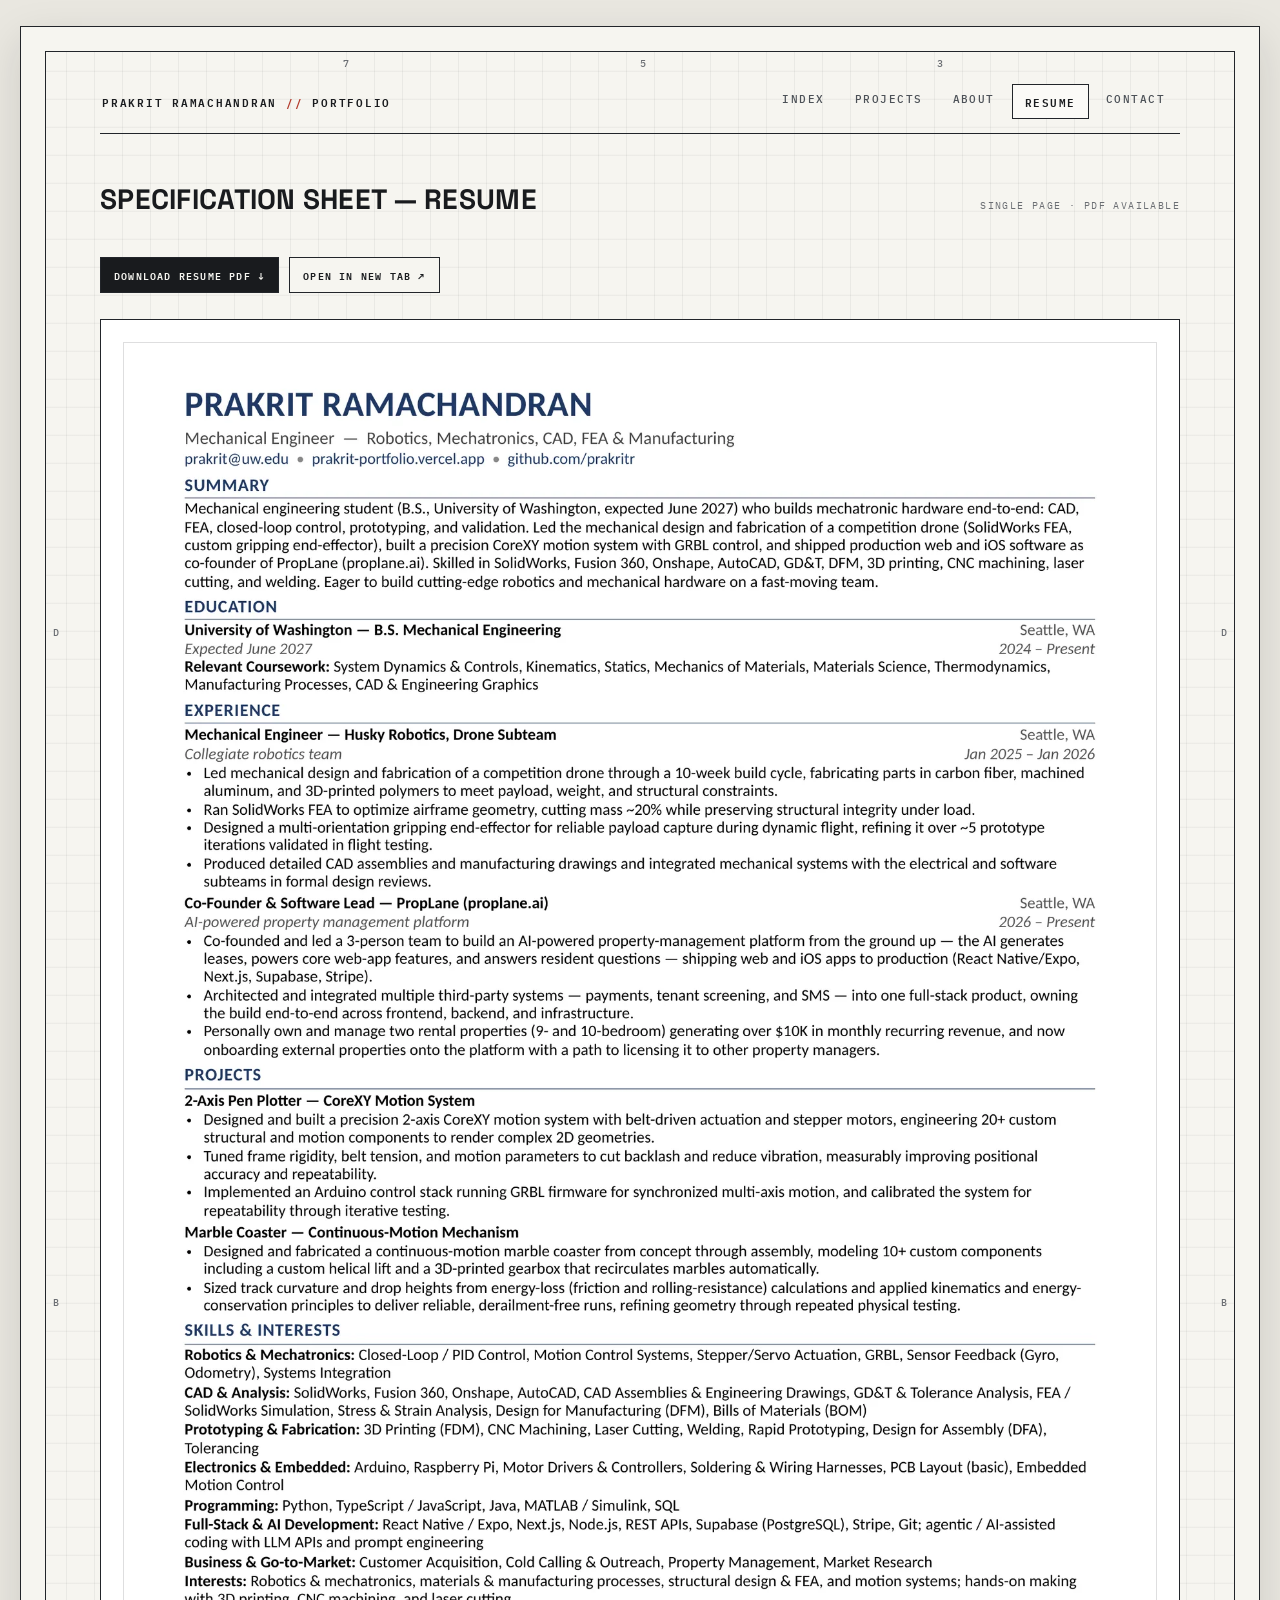
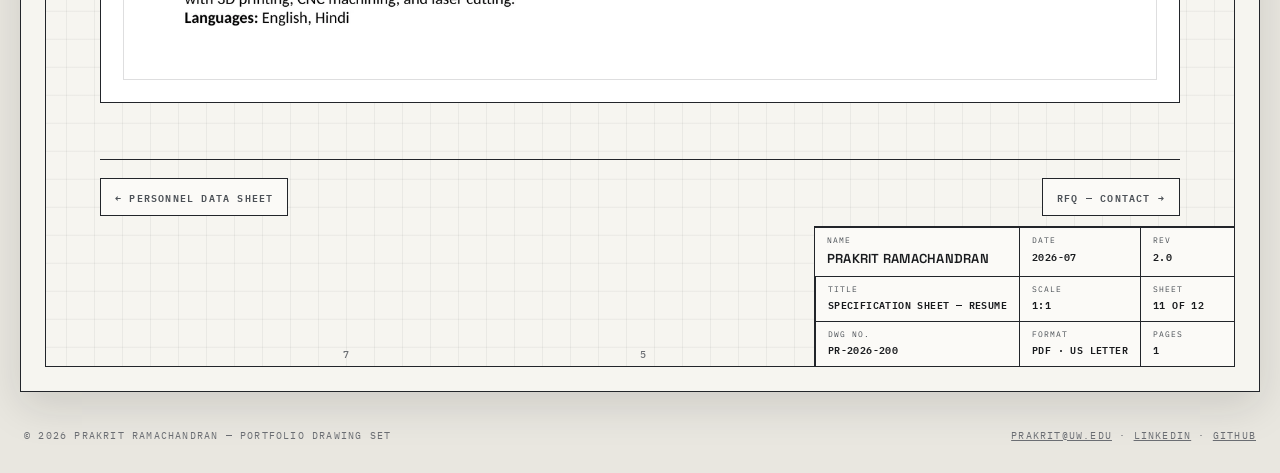
<file: resume.html>
<!doctype html>
<html lang="en">
<head>
<meta charset="utf-8"/>
<meta name="viewport" content="width=device-width,initial-scale=1"/>
<title>Resume — Prakrit Ramachandran</title>
<meta name="description" content="Resume of Prakrit Ramachandran — Mechanical Engineering, University of Washington. View inline or download the PDF."/>
<link rel="icon" type="image/svg+xml" href="/assets/favicon.svg"/>
<link rel="canonical" href="https://prakrit-portfolio.vercel.app/resume"/>
<meta property="og:type" content="profile"/>
<meta property="og:title" content="Resume — Prakrit Ramachandran"/>
<meta property="og:description" content="Mechanical Engineering @ University of Washington — robotics, mechanical design, motion systems."/>
<meta property="og:url" content="https://prakrit-portfolio.vercel.app/resume"/>
<link rel="preconnect" href="https://fonts.googleapis.com">
<link rel="preconnect" href="https://fonts.gstatic.com" crossorigin>
<link href="https://fonts.googleapis.com/css2?family=IBM+Plex+Mono:wght@400;500;600&family=Space+Grotesk:wght@500;600;700&display=swap" rel="stylesheet">
<link rel="stylesheet" href="/styles.css"/>
</head>
<body>

<section class="sheet" aria-label="Resume">
  <div class="sheet-inner">
    <div class="zones" aria-hidden="true">
      <span class="zx" style="left:25%">7</span><span class="zx" style="left:50%">5</span><span class="zx" style="left:75%">3</span>
      <span class="zx b" style="left:25%">7</span><span class="zx b" style="left:50%">5</span><span class="zx b" style="left:75%">3</span>
      <span class="zy" style="top:30%">D</span><span class="zy" style="top:65%">B</span>
      <span class="zy r" style="top:30%">D</span><span class="zy r" style="top:65%">B</span>
    </div>

    <div class="navstrip">
      <a class="brand" href="/">PRAKRIT RAMACHANDRAN <span class="slash">//</span> PORTFOLIO</a>
      <nav aria-label="Primary">
        <a href="/">INDEX</a>
        <a href="/projects">PROJECTS</a>
        <a href="/about">ABOUT</a>
        <a href="/resume" aria-current="page">RESUME</a>
        <a href="/contact">CONTACT</a>
      </nav>
    </div>

    <div class="sheet-head">
      <h1>Specification Sheet — Resume</h1>
      <span class="ref">SINGLE PAGE · PDF AVAILABLE</span>
    </div>

    <div class="resume-actions">
      <a class="btn solid" href="/assets/resume.pdf" download>DOWNLOAD RESUME PDF ↓</a>
      <a class="btn" href="/assets/resume.pdf" target="_blank" rel="noopener">OPEN IN NEW TAB ↗</a>
    </div>

    <div class="resume-frame">
      <picture>
        <source type="image/webp" srcset="/assets/img/resume-page-1-800.webp 800w, /assets/img/resume-page-1-1600.webp 1600w" sizes="(max-width:880px) 92vw, 1080px"/>
        <img src="/assets/img/resume-page-1-1600.jpg" alt="Resume — Prakrit Ramachandran: Mechanical Engineer — Robotics, Mechatronics, CAD, FEA and Manufacturing. Education: University of Washington B.S. Mechanical Engineering, expected June 2027. Experience: Husky Robotics drone subteam, PropLane (proplane.ai) co-founder and software lead. Projects: CoreXY pen plotter, continuous-motion marble coaster. Download the PDF for the full text." width="1854" height="2399" fetchpriority="high"/>
      </picture>
    </div>

    <nav class="sheetnav" aria-label="Adjacent sheets">
      <a href="/about">← PERSONNEL DATA SHEET</a>
      <span class="spacer"></span>
      <a href="/contact">RFQ — CONTACT →</a>
    </nav>

    <div class="titleblock" role="presentation">
      <div class="tb wide name"><span class="k">NAME</span><span class="v">PRAKRIT RAMACHANDRAN</span></div>
      <div class="tb"><span class="k">DATE</span><span class="v">2026-07</span></div>
      <div class="tb"><span class="k">REV</span><span class="v">2.0</span></div>
      <div class="tb wide"><span class="k">TITLE</span><span class="v">SPECIFICATION SHEET — RESUME</span></div>
      <div class="tb"><span class="k">SCALE</span><span class="v">1:1</span></div>
      <div class="tb"><span class="k">SHEET</span><span class="v">11 OF 12</span></div>
      <div class="tb wide"><span class="k">DWG NO.</span><span class="v">PR-2026-200</span></div>
      <div class="tb"><span class="k">FORMAT</span><span class="v">PDF · US LETTER</span></div>
      <div class="tb"><span class="k">PAGES</span><span class="v">1</span></div>
    </div>
  </div>
</section>

<footer class="footer-note">
  <span>© 2026 PRAKRIT RAMACHANDRAN — PORTFOLIO DRAWING SET</span>
  <span><a href="mailto:prakrit@uw.edu">PRAKRIT@UW.EDU</a> · <a href="https://www.linkedin.com/in/prakrit-ramachandran-660112269/" target="_blank" rel="noopener">LINKEDIN</a> · <a href="https://github.com/prakritr" target="_blank" rel="noopener">GITHUB</a></span>
</footer>

<script src="/script.js" defer></script>
</body>
</html>
</file>
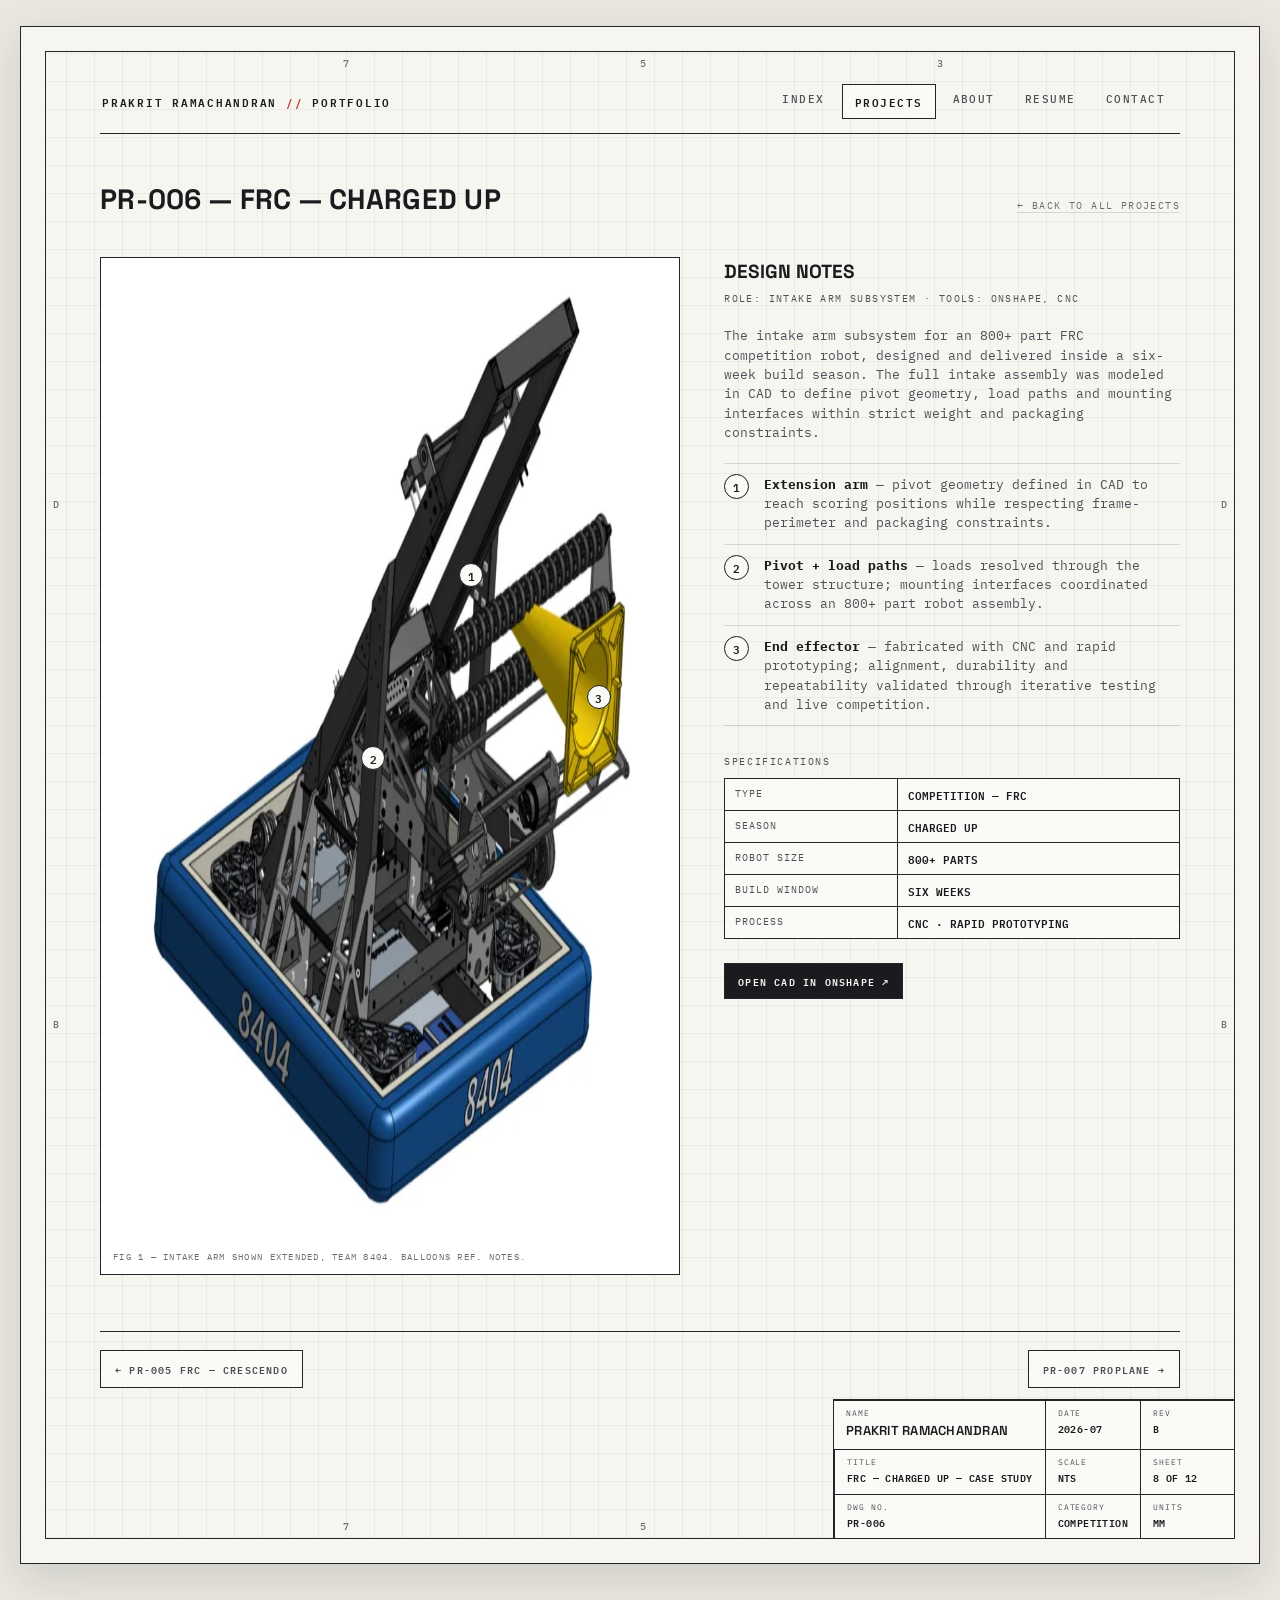
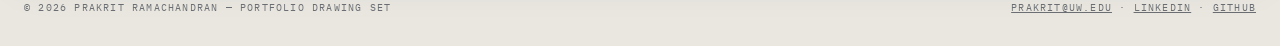
<file: projects/frc-charged-up.html>
<!doctype html>
<html lang="en">
<head>
<meta charset="utf-8"/>
<meta name="viewport" content="width=device-width,initial-scale=1"/>
<title>FRC — Charged Up — Prakrit Ramachandran</title>
<meta name="description" content="Intake arm subsystem for an 800+ part FRC Charged Up robot — pivot geometry, load paths and mounting interfaces in a six-week build season."/>
<link rel="icon" type="image/svg+xml" href="/assets/favicon.svg"/>
<link rel="canonical" href="https://prakrit-portfolio.vercel.app/projects/frc-charged-up"/>
<meta property="og:type" content="article"/>
<meta property="og:title" content="FRC — Charged Up — Prakrit Ramachandran"/>
<meta property="og:description" content="Intake arm subsystem for an 800+ part FRC Charged Up robot — pivot geometry, load paths and mounting interfaces in a six-week build season."/>
<meta property="og:image" content="https://prakrit-portfolio.vercel.app/assets/img/frc-charged-up-1600.jpg"/>
<meta property="og:url" content="https://prakrit-portfolio.vercel.app/projects/frc-charged-up"/>
<meta name="twitter:card" content="summary_large_image"/>
<link rel="preconnect" href="https://fonts.googleapis.com">
<link rel="preconnect" href="https://fonts.gstatic.com" crossorigin>
<link href="https://fonts.googleapis.com/css2?family=IBM+Plex+Mono:wght@400;500;600&family=Space+Grotesk:wght@500;600;700&display=swap" rel="stylesheet">
<link rel="stylesheet" href="/styles.css"/>
</head>
<body>

<section class="sheet" aria-label="FRC — Charged Up case study">
  <div class="sheet-inner">
    <div class="zones" aria-hidden="true">
      <span class="zx" style="left:25%">7</span><span class="zx" style="left:50%">5</span><span class="zx" style="left:75%">3</span>
      <span class="zx b" style="left:25%">7</span><span class="zx b" style="left:50%">5</span><span class="zx b" style="left:75%">3</span>
      <span class="zy" style="top:30%">D</span><span class="zy" style="top:65%">B</span>
      <span class="zy r" style="top:30%">D</span><span class="zy r" style="top:65%">B</span>
    </div>

    <div class="navstrip">
      <a class="brand" href="/">PRAKRIT RAMACHANDRAN <span class="slash">//</span> PORTFOLIO</a>
      <nav aria-label="Primary">
        <a href="/">INDEX</a>
        <a href="/projects" aria-current="page">PROJECTS</a>
        <a href="/about">ABOUT</a>
        <a href="/resume">RESUME</a>
        <a href="/contact">CONTACT</a>
      </nav>
    </div>

    <div class="sheet-head">
      <h1>PR-006 — FRC — Charged Up</h1>
      <span class="ref"><a href="/projects">← BACK TO ALL PROJECTS</a></span>
    </div>

    <div class="cs">
      <figure class="cs-fig">
        <picture>
          <source type="image/webp" srcset="/assets/img/frc-charged-up-800.webp 800w, /assets/img/frc-charged-up-1600.webp 1600w" sizes="(max-width:880px) 92vw, 620px"/>
          <img src="/assets/img/frc-charged-up-1600.jpg" alt="CAD render of FRC team 8404's Charged Up robot with extended intake arm holding a cone" width="1204" height="948" fetchpriority="high"/>
        </picture>
        <span class="balloon" style="left:62%;top:30%">1</span>
        <span class="balloon" style="left:45%;top:48%">2</span>
        <span class="balloon" style="left:84%;top:42%">3</span>
        <figcaption>FIG 1 — INTAKE ARM SHOWN EXTENDED, TEAM 8404. BALLOONS REF. NOTES.</figcaption>
      </figure>

      <div class="cs-notes">
        <h2>Design Notes</h2>
        <p class="sub">ROLE: INTAKE ARM SUBSYSTEM · TOOLS: ONSHAPE, CNC</p>
        <p style="font-size:12.5px;color:var(--ink2);margin-bottom:20px">The intake arm subsystem for an 800+ part FRC competition robot, designed and delivered inside a six-week build season. The full intake assembly was modeled in CAD to define pivot geometry, load paths and mounting interfaces within strict weight and packaging constraints.</p>
        <ol class="notelist">
          <li><b>Extension arm</b> — pivot geometry defined in CAD to reach scoring positions while respecting frame-perimeter and packaging constraints.</li>
          <li><b>Pivot + load paths</b> — loads resolved through the tower structure; mounting interfaces coordinated across an 800+ part robot assembly.</li>
          <li><b>End effector</b> — fabricated with CNC and rapid prototyping; alignment, durability and repeatability validated through iterative testing and live competition.</li>
        </ol>
        <table class="spec">
          <caption>SPECIFICATIONS</caption>
          <tbody>
            <tr><td class="k">TYPE</td><td class="v">COMPETITION — FRC</td></tr>
            <tr><td class="k">SEASON</td><td class="v">CHARGED UP</td></tr>
            <tr><td class="k">ROBOT SIZE</td><td class="v">800+ PARTS</td></tr>
            <tr><td class="k">BUILD WINDOW</td><td class="v">SIX WEEKS</td></tr>
            <tr><td class="k">PROCESS</td><td class="v">CNC · RAPID PROTOTYPING</td></tr>
          </tbody>
        </table>
        <div class="cs-actions">
          <a class="btn solid" href="https://cad.onshape.com/documents/6c824aecc1867331a253a99e/w/2cdff6aef3e157d9c9357890/e/097e5739bbd965454c6625a1" target="_blank" rel="noopener">OPEN CAD IN ONSHAPE ↗</a>
          
        </div>
      </div>
    </div>

    <nav class="sheetnav" aria-label="Adjacent sheets">
      <a href="/projects/frc-crescendo">← PR-005 FRC — CRESCENDO</a>
      <span class="spacer"></span>
      <a href="/projects/proplane">PR-007 PROPLANE →</a>
    </nav>

    <div class="titleblock" role="presentation">
      <div class="tb wide name"><span class="k">NAME</span><span class="v">PRAKRIT RAMACHANDRAN</span></div>
      <div class="tb"><span class="k">DATE</span><span class="v">2026-07</span></div>
      <div class="tb"><span class="k">REV</span><span class="v">B</span></div>
      <div class="tb wide"><span class="k">TITLE</span><span class="v">FRC — CHARGED UP — CASE STUDY</span></div>
      <div class="tb"><span class="k">SCALE</span><span class="v">NTS</span></div>
      <div class="tb"><span class="k">SHEET</span><span class="v">8 OF 12</span></div>
      <div class="tb wide"><span class="k">DWG NO.</span><span class="v">PR-006</span></div>
      <div class="tb"><span class="k">CATEGORY</span><span class="v">COMPETITION</span></div>
      <div class="tb"><span class="k">UNITS</span><span class="v">MM</span></div>
    </div>
  </div>
</section>

<footer class="footer-note">
  <span>© 2026 PRAKRIT RAMACHANDRAN — PORTFOLIO DRAWING SET</span>
  <span><a href="mailto:prakrit@uw.edu">PRAKRIT@UW.EDU</a> · <a href="https://www.linkedin.com/in/prakrit-ramachandran-660112269/" target="_blank" rel="noopener">LINKEDIN</a> · <a href="https://github.com/prakritr" target="_blank" rel="noopener">GITHUB</a></span>
</footer>

<script src="/script.js" defer></script>
</body>
</html>
</file>
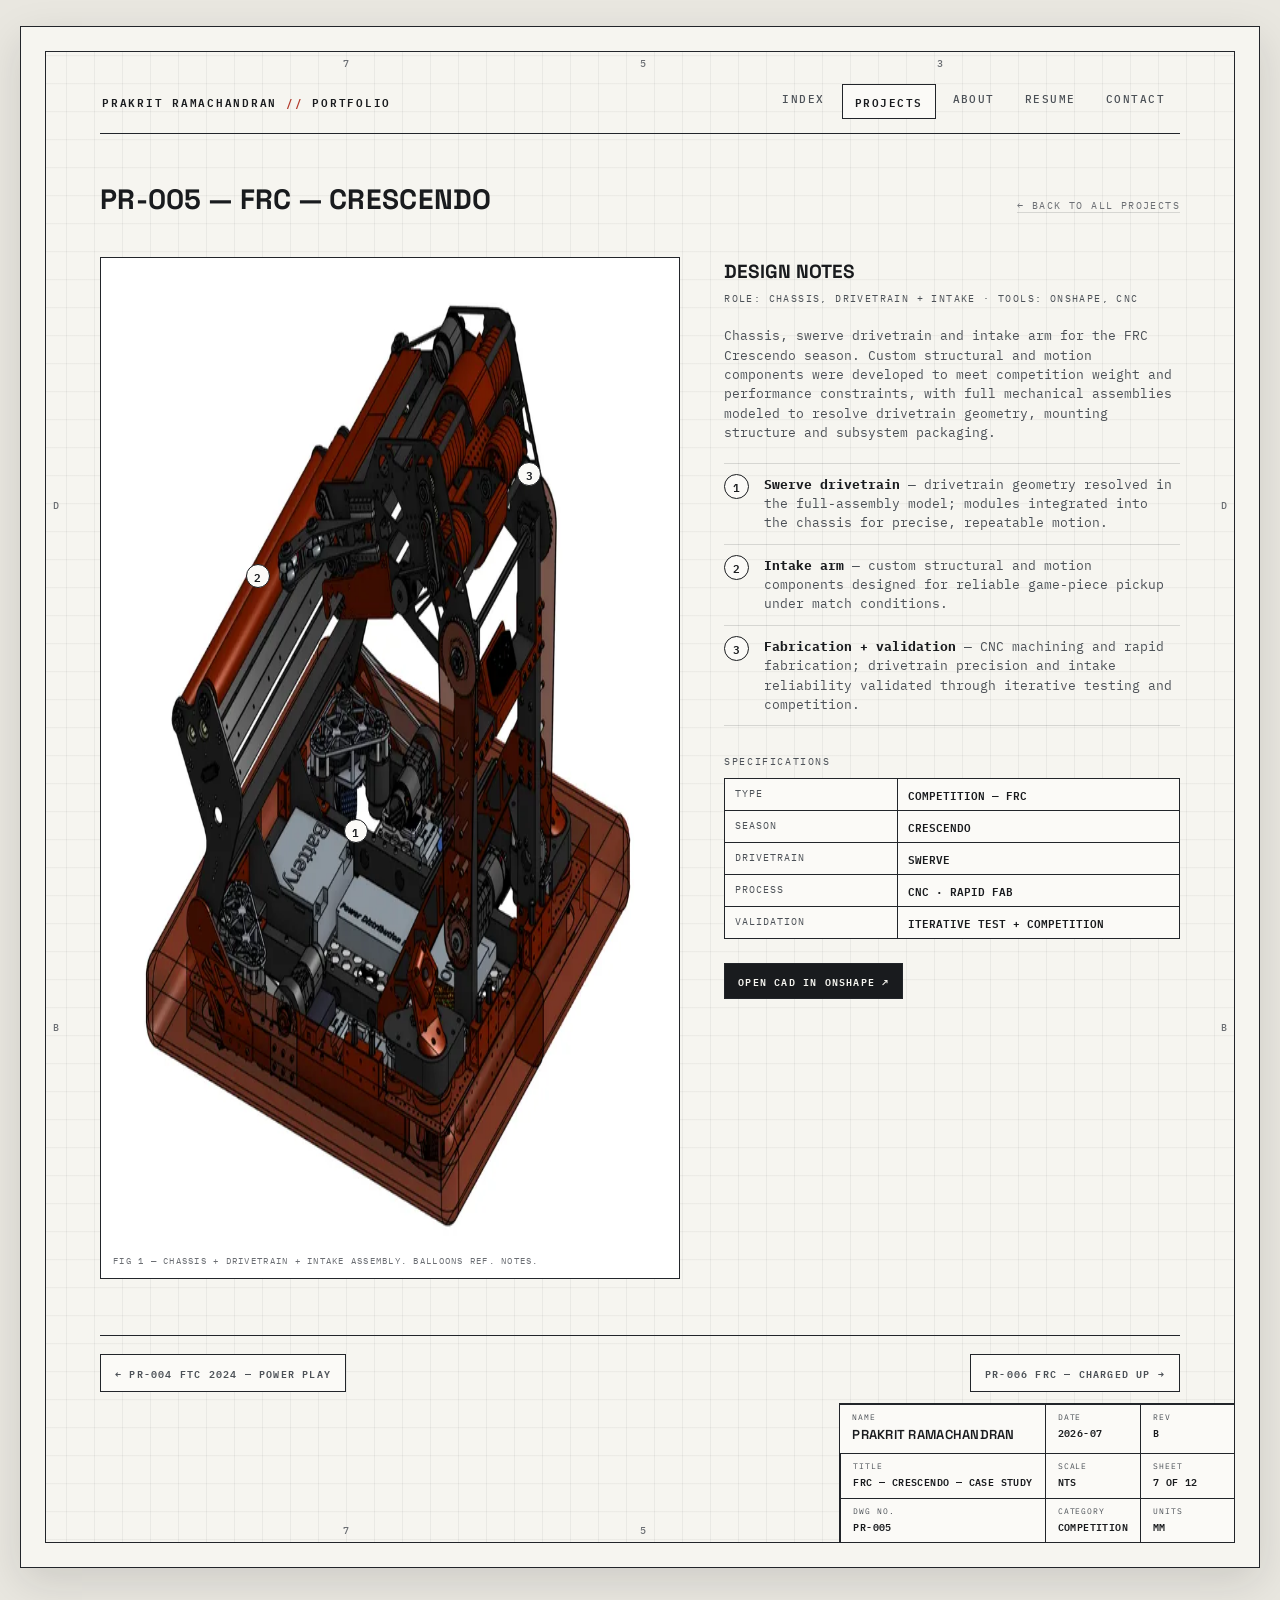
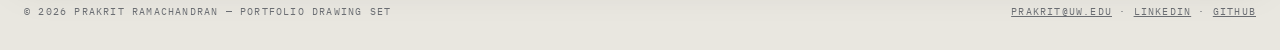
<file: projects/frc-crescendo.html>
<!doctype html>
<html lang="en">
<head>
<meta charset="utf-8"/>
<meta name="viewport" content="width=device-width,initial-scale=1"/>
<title>FRC — Crescendo — Prakrit Ramachandran</title>
<meta name="description" content="FRC Crescendo robot — chassis, swerve drivetrain and intake arm designed and fabricated to competition weight and performance constraints."/>
<link rel="icon" type="image/svg+xml" href="/assets/favicon.svg"/>
<link rel="canonical" href="https://prakrit-portfolio.vercel.app/projects/frc-crescendo"/>
<meta property="og:type" content="article"/>
<meta property="og:title" content="FRC — Crescendo — Prakrit Ramachandran"/>
<meta property="og:description" content="FRC Crescendo robot — chassis, swerve drivetrain and intake arm designed and fabricated to competition weight and performance constraints."/>
<meta property="og:image" content="https://prakrit-portfolio.vercel.app/assets/img/frc-crescendo-1600.jpg"/>
<meta property="og:url" content="https://prakrit-portfolio.vercel.app/projects/frc-crescendo"/>
<meta name="twitter:card" content="summary_large_image"/>
<link rel="preconnect" href="https://fonts.googleapis.com">
<link rel="preconnect" href="https://fonts.gstatic.com" crossorigin>
<link href="https://fonts.googleapis.com/css2?family=IBM+Plex+Mono:wght@400;500;600&family=Space+Grotesk:wght@500;600;700&display=swap" rel="stylesheet">
<link rel="stylesheet" href="/styles.css"/>
</head>
<body>

<section class="sheet" aria-label="FRC — Crescendo case study">
  <div class="sheet-inner">
    <div class="zones" aria-hidden="true">
      <span class="zx" style="left:25%">7</span><span class="zx" style="left:50%">5</span><span class="zx" style="left:75%">3</span>
      <span class="zx b" style="left:25%">7</span><span class="zx b" style="left:50%">5</span><span class="zx b" style="left:75%">3</span>
      <span class="zy" style="top:30%">D</span><span class="zy" style="top:65%">B</span>
      <span class="zy r" style="top:30%">D</span><span class="zy r" style="top:65%">B</span>
    </div>

    <div class="navstrip">
      <a class="brand" href="/">PRAKRIT RAMACHANDRAN <span class="slash">//</span> PORTFOLIO</a>
      <nav aria-label="Primary">
        <a href="/">INDEX</a>
        <a href="/projects" aria-current="page">PROJECTS</a>
        <a href="/about">ABOUT</a>
        <a href="/resume">RESUME</a>
        <a href="/contact">CONTACT</a>
      </nav>
    </div>

    <div class="sheet-head">
      <h1>PR-005 — FRC — Crescendo</h1>
      <span class="ref"><a href="/projects">← BACK TO ALL PROJECTS</a></span>
    </div>

    <div class="cs">
      <figure class="cs-fig">
        <picture>
          <source type="image/webp" srcset="/assets/img/frc-crescendo-800.webp 800w, /assets/img/frc-crescendo-1600.webp 1600w" sizes="(max-width:880px) 92vw, 620px"/>
          <img src="/assets/img/frc-crescendo-1600.jpg" alt="CAD render of an FRC Crescendo robot with swerve drivetrain, angled shooter rollers and intake arm" width="1130" height="952" fetchpriority="high"/>
        </picture>
        <span class="balloon" style="left:42%;top:55%">1</span>
        <span class="balloon" style="left:25%;top:30%">2</span>
        <span class="balloon" style="left:72%;top:20%">3</span>
        <figcaption>FIG 1 — CHASSIS + DRIVETRAIN + INTAKE ASSEMBLY. BALLOONS REF. NOTES.</figcaption>
      </figure>

      <div class="cs-notes">
        <h2>Design Notes</h2>
        <p class="sub">ROLE: CHASSIS, DRIVETRAIN + INTAKE · TOOLS: ONSHAPE, CNC</p>
        <p style="font-size:12.5px;color:var(--ink2);margin-bottom:20px">Chassis, swerve drivetrain and intake arm for the FRC Crescendo season. Custom structural and motion components were developed to meet competition weight and performance constraints, with full mechanical assemblies modeled to resolve drivetrain geometry, mounting structure and subsystem packaging.</p>
        <ol class="notelist">
          <li><b>Swerve drivetrain</b> — drivetrain geometry resolved in the full-assembly model; modules integrated into the chassis for precise, repeatable motion.</li>
          <li><b>Intake arm</b> — custom structural and motion components designed for reliable game-piece pickup under match conditions.</li>
          <li><b>Fabrication + validation</b> — CNC machining and rapid fabrication; drivetrain precision and intake reliability validated through iterative testing and competition.</li>
        </ol>
        <table class="spec">
          <caption>SPECIFICATIONS</caption>
          <tbody>
            <tr><td class="k">TYPE</td><td class="v">COMPETITION — FRC</td></tr>
            <tr><td class="k">SEASON</td><td class="v">CRESCENDO</td></tr>
            <tr><td class="k">DRIVETRAIN</td><td class="v">SWERVE</td></tr>
            <tr><td class="k">PROCESS</td><td class="v">CNC · RAPID FAB</td></tr>
            <tr><td class="k">VALIDATION</td><td class="v">ITERATIVE TEST + COMPETITION</td></tr>
          </tbody>
        </table>
        <div class="cs-actions">
          <a class="btn solid" href="https://cad.onshape.com/documents/507364f702b24b9ad93b4220/w/3c854fb5b9c545876fc1f113/e/45adb8b54ace8211607a5ac1?renderMode=%20&amp;uiState=66f3ad767076f77109f56f84" target="_blank" rel="noopener">OPEN CAD IN ONSHAPE ↗</a>
          
        </div>
      </div>
    </div>

    <nav class="sheetnav" aria-label="Adjacent sheets">
      <a href="/projects/ftc-power-play">← PR-004 FTC 2024 — POWER PLAY</a>
      <span class="spacer"></span>
      <a href="/projects/frc-charged-up">PR-006 FRC — CHARGED UP →</a>
    </nav>

    <div class="titleblock" role="presentation">
      <div class="tb wide name"><span class="k">NAME</span><span class="v">PRAKRIT RAMACHANDRAN</span></div>
      <div class="tb"><span class="k">DATE</span><span class="v">2026-07</span></div>
      <div class="tb"><span class="k">REV</span><span class="v">B</span></div>
      <div class="tb wide"><span class="k">TITLE</span><span class="v">FRC — CRESCENDO — CASE STUDY</span></div>
      <div class="tb"><span class="k">SCALE</span><span class="v">NTS</span></div>
      <div class="tb"><span class="k">SHEET</span><span class="v">7 OF 12</span></div>
      <div class="tb wide"><span class="k">DWG NO.</span><span class="v">PR-005</span></div>
      <div class="tb"><span class="k">CATEGORY</span><span class="v">COMPETITION</span></div>
      <div class="tb"><span class="k">UNITS</span><span class="v">MM</span></div>
    </div>
  </div>
</section>

<footer class="footer-note">
  <span>© 2026 PRAKRIT RAMACHANDRAN — PORTFOLIO DRAWING SET</span>
  <span><a href="mailto:prakrit@uw.edu">PRAKRIT@UW.EDU</a> · <a href="https://www.linkedin.com/in/prakrit-ramachandran-660112269/" target="_blank" rel="noopener">LINKEDIN</a> · <a href="https://github.com/prakritr" target="_blank" rel="noopener">GITHUB</a></span>
</footer>

<script src="/script.js" defer></script>
</body>
</html>
</file>
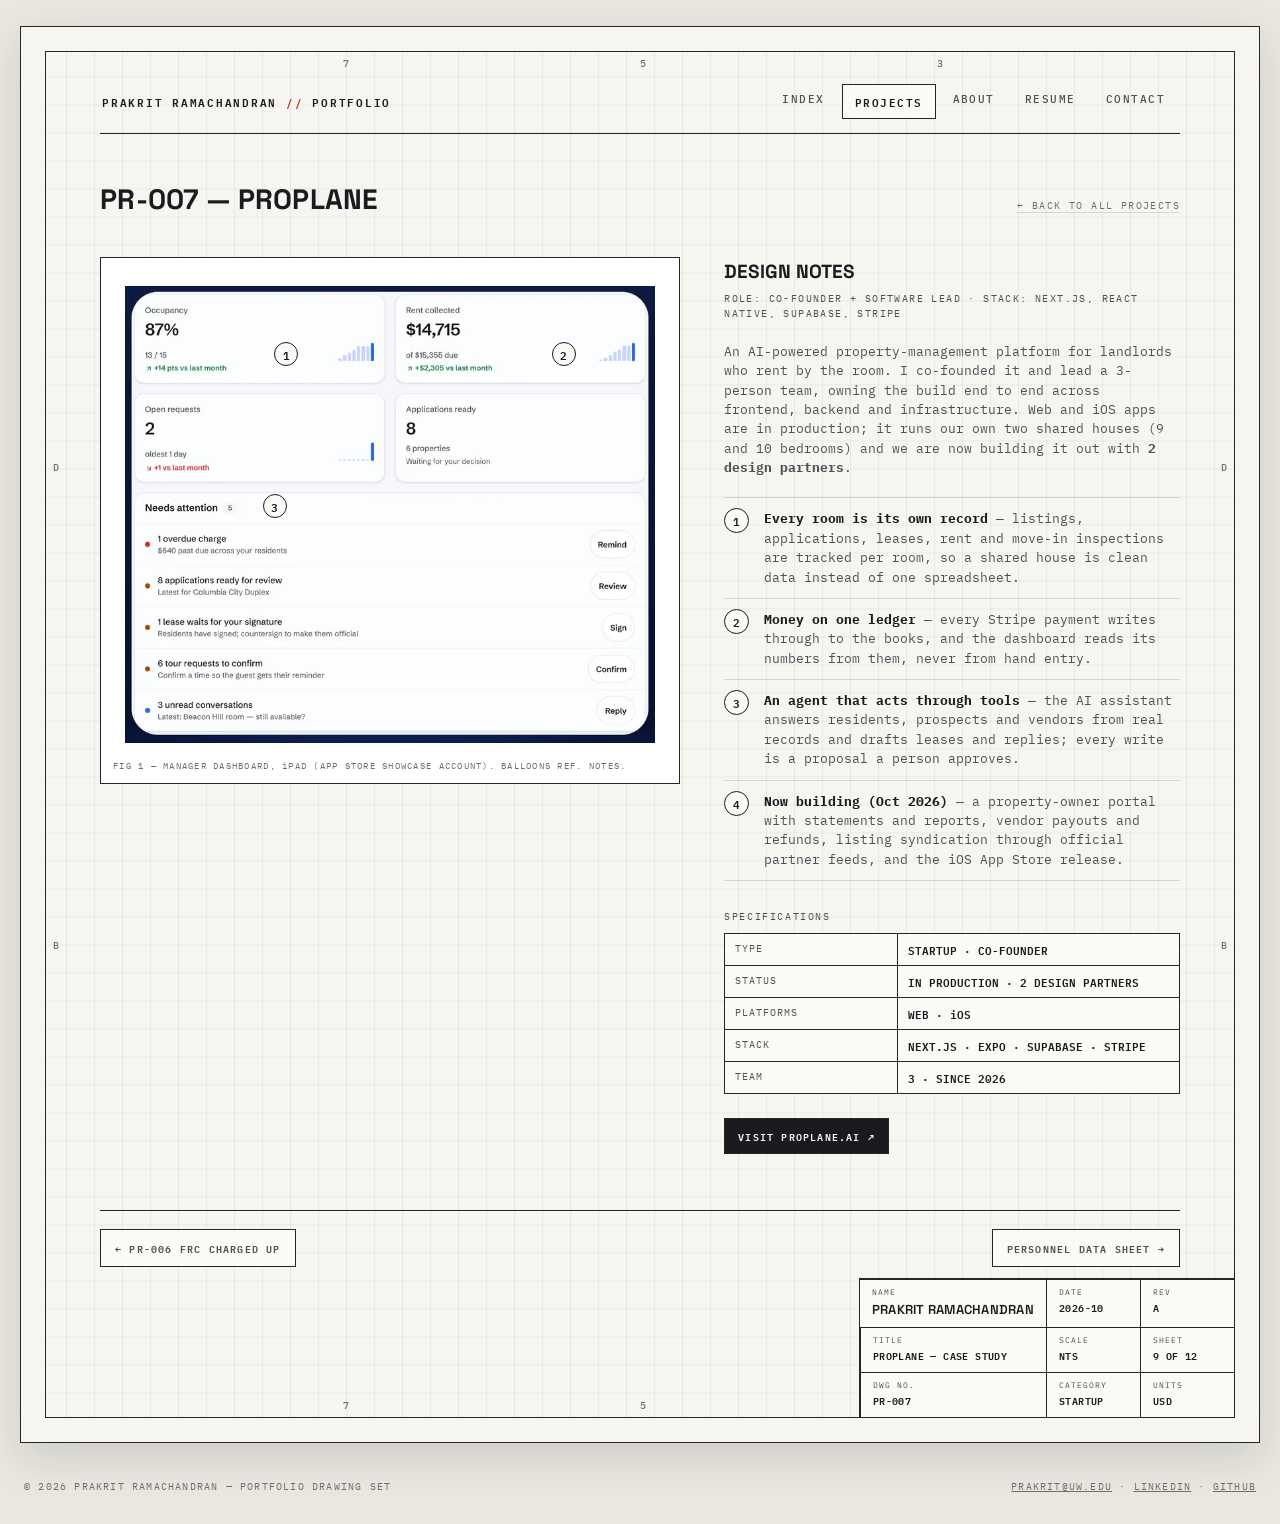
<file: projects/proplane.html>
<!doctype html>
<html lang="en">
<head>
<meta charset="utf-8"/>
<meta name="viewport" content="width=device-width,initial-scale=1"/>
<title>PropLane — Prakrit Ramachandran</title>
<meta name="description" content="PropLane (proplane.ai) — AI-powered property management for rent-by-the-room landlords. Co-founder and software lead; web and iOS in production, working with 2 design partners."/>
<link rel="icon" type="image/svg+xml" href="/assets/favicon.svg"/>
<link rel="canonical" href="https://prakrit-portfolio.vercel.app/projects/proplane"/>
<meta property="og:type" content="article"/>
<meta property="og:title" content="PropLane — Prakrit Ramachandran"/>
<meta property="og:description" content="PropLane (proplane.ai) — AI-powered property management for rent-by-the-room landlords. Co-founder and software lead; web and iOS in production, working with 2 design partners."/>
<meta property="og:image" content="https://prakrit-portfolio.vercel.app/assets/img/proplane-1600.jpg"/>
<meta property="og:url" content="https://prakrit-portfolio.vercel.app/projects/proplane"/>
<meta name="twitter:card" content="summary_large_image"/>
<link rel="preconnect" href="https://fonts.googleapis.com">
<link rel="preconnect" href="https://fonts.gstatic.com" crossorigin>
<link href="https://fonts.googleapis.com/css2?family=IBM+Plex+Mono:wght@400;500;600&family=Space+Grotesk:wght@500;600;700&display=swap" rel="stylesheet">
<link rel="stylesheet" href="/styles.css"/>
</head>
<body>

<section class="sheet" aria-label="PropLane case study">
  <div class="sheet-inner">
    <div class="zones" aria-hidden="true">
      <span class="zx" style="left:25%">7</span><span class="zx" style="left:50%">5</span><span class="zx" style="left:75%">3</span>
      <span class="zx b" style="left:25%">7</span><span class="zx b" style="left:50%">5</span><span class="zx b" style="left:75%">3</span>
      <span class="zy" style="top:30%">D</span><span class="zy" style="top:65%">B</span>
      <span class="zy r" style="top:30%">D</span><span class="zy r" style="top:65%">B</span>
    </div>

    <div class="navstrip">
      <a class="brand" href="/">PRAKRIT RAMACHANDRAN <span class="slash">//</span> PORTFOLIO</a>
      <nav aria-label="Primary">
        <a href="/">INDEX</a>
        <a href="/projects" aria-current="page">PROJECTS</a>
        <a href="/about">ABOUT</a>
        <a href="/resume">RESUME</a>
        <a href="/contact">CONTACT</a>
      </nav>
    </div>

    <div class="sheet-head">
      <h1>PR-007 — PropLane</h1>
      <span class="ref"><a href="/projects">← BACK TO ALL PROJECTS</a></span>
    </div>

    <div class="cs">
      <figure class="cs-fig">
        <picture>
          <source type="image/webp" srcset="/assets/img/proplane-800.webp 800w, /assets/img/proplane-1600.webp 1600w" sizes="(max-width:880px) 92vw, 620px"/>
          <img src="/assets/img/proplane-1600.jpg" alt="PropLane manager dashboard: occupancy, rent collected, open requests, applications ready, and a Needs attention list with Remind, Review, Sign, Confirm and Reply actions" width="1600" height="1379" style="height:auto" fetchpriority="high"/>
        </picture>
        <span class="balloon" style="left:30%;top:16%">1</span>
        <span class="balloon" style="left:78%;top:16%">2</span>
        <span class="balloon" style="left:28%;top:45%">3</span>
        <figcaption>FIG 1 — MANAGER DASHBOARD, iPAD (APP STORE SHOWCASE ACCOUNT). BALLOONS REF. NOTES.</figcaption>
      </figure>

      <div class="cs-notes">
        <h2>Design Notes</h2>
        <p class="sub">ROLE: CO-FOUNDER + SOFTWARE LEAD · STACK: NEXT.JS, REACT NATIVE, SUPABASE, STRIPE</p>
        <p style="font-size:12.5px;color:var(--ink2);margin-bottom:20px">An AI-powered property-management platform for landlords who rent by the room. I co-founded it and lead a 3-person team, owning the build end to end across frontend, backend and infrastructure. Web and iOS apps are in production; it runs our own two shared houses (9 and 10 bedrooms) and we are now building it out with <b>2 design partners</b>.</p>
        <ol class="notelist">
          <li><b>Every room is its own record</b> — listings, applications, leases, rent and move-in inspections are tracked per room, so a shared house is clean data instead of one spreadsheet.</li>
          <li><b>Money on one ledger</b> — every Stripe payment writes through to the books, and the dashboard reads its numbers from them, never from hand entry.</li>
          <li><b>An agent that acts through tools</b> — the AI assistant answers residents, prospects and vendors from real records and drafts leases and replies; every write is a proposal a person approves.</li>
          <li><b>Now building (Oct 2026)</b> — a property-owner portal with statements and reports, vendor payouts and refunds, listing syndication through official partner feeds, and the iOS App Store release.</li>
        </ol>
        <table class="spec">
          <caption>SPECIFICATIONS</caption>
          <tbody>
            <tr><td class="k">TYPE</td><td class="v">STARTUP · CO-FOUNDER</td></tr>
            <tr><td class="k">STATUS</td><td class="v">IN PRODUCTION · 2 DESIGN PARTNERS</td></tr>
            <tr><td class="k">PLATFORMS</td><td class="v">WEB · iOS</td></tr>
            <tr><td class="k">STACK</td><td class="v">NEXT.JS · EXPO · SUPABASE · STRIPE</td></tr>
            <tr><td class="k">TEAM</td><td class="v">3 · SINCE 2026</td></tr>
          </tbody>
        </table>
        <div class="cs-actions">
          <a class="btn solid" href="https://proplane.ai" target="_blank" rel="noopener">VISIT PROPLANE.AI ↗</a>
        </div>
      </div>
    </div>

    <nav class="sheetnav" aria-label="Adjacent sheets">
      <a href="/projects/frc-charged-up">← PR-006 FRC CHARGED UP</a>
      <span class="spacer"></span>
      <a href="/about">PERSONNEL DATA SHEET →</a>
    </nav>

    <div class="titleblock" role="presentation">
      <div class="tb wide name"><span class="k">NAME</span><span class="v">PRAKRIT RAMACHANDRAN</span></div>
      <div class="tb"><span class="k">DATE</span><span class="v">2026-10</span></div>
      <div class="tb"><span class="k">REV</span><span class="v">A</span></div>
      <div class="tb wide"><span class="k">TITLE</span><span class="v">PROPLANE — CASE STUDY</span></div>
      <div class="tb"><span class="k">SCALE</span><span class="v">NTS</span></div>
      <div class="tb"><span class="k">SHEET</span><span class="v">9 OF 12</span></div>
      <div class="tb wide"><span class="k">DWG NO.</span><span class="v">PR-007</span></div>
      <div class="tb"><span class="k">CATEGORY</span><span class="v">STARTUP</span></div>
      <div class="tb"><span class="k">UNITS</span><span class="v">USD</span></div>
    </div>
  </div>
</section>

<footer class="footer-note">
  <span>© 2026 PRAKRIT RAMACHANDRAN — PORTFOLIO DRAWING SET</span>
  <span><a href="mailto:prakrit@uw.edu">PRAKRIT@UW.EDU</a> · <a href="https://www.linkedin.com/in/prakrit-ramachandran-660112269/" target="_blank" rel="noopener">LINKEDIN</a> · <a href="https://github.com/prakritr" target="_blank" rel="noopener">GITHUB</a></span>
</footer>

<script src="/script.js" defer></script>
</body>
</html>
</file>
<file: styles.css>
/* ============================================================
   PRAKRIT RAMACHANDRAN — ENGINEERING PORTFOLIO
   Design system: "Drawing Sheet" — the site as a drawing set.
   Paper, ink, zone-ruled borders, title blocks, balloons, BOMs.
   ============================================================ */

:root{
  --paper:#F6F5F0;
  --paper2:#FBFAF7;
  --desk:#E9E7E0;
  --ink:#191B1E;
  --ink2:#4C5157;
  --ink3:#6B6E73;
  --line:#22252A;
  --faint:rgba(25,27,30,.14);
  --grid:rgba(25,27,30,.055);
  --accent:#B33A2B;
  --ok:#3E6B4A;
  --mono:'IBM Plex Mono',ui-monospace,SFMono-Regular,Menlo,monospace;
  --disp:'Space Grotesk','Helvetica Neue',Arial,sans-serif;
}

*{box-sizing:border-box;margin:0;padding:0}
html{scroll-behavior:smooth}
@media(prefers-reduced-motion:reduce){html{scroll-behavior:auto}}
body{
  background:var(--desk);
  color:var(--ink);
  font-family:var(--mono);
  font-size:14px;
  line-height:1.55;
  padding:26px 16px 0;
  -webkit-font-smoothing:antialiased;
}
img{max-width:100%;display:block}
a{color:inherit}
:focus-visible{outline:2px solid var(--accent);outline-offset:2px}
::selection{background:#191B1E;color:#F6F5F0}

/* ---------------- sheet chrome ---------------- */
.sheet{position:relative;max-width:1240px;margin:0 auto 32px;background:var(--paper);border:1.5px solid var(--line);box-shadow:0 14px 40px rgba(20,22,25,.13)}
.sheet-inner{
  position:relative;margin:24px;border:1px solid var(--line);
  padding:20px 54px 150px;
  background:linear-gradient(var(--grid) 1px,transparent 1px),linear-gradient(90deg,var(--grid) 1px,transparent 1px);
  background-size:28px 28px;background-position:center;
}
@media(max-width:900px){
  body{padding:14px 8px 0}
  .sheet-inner{margin:12px;padding:16px 20px 20px}
}

/* zone ticks around the frame */
.zones{position:absolute;inset:0;pointer-events:none;font:500 9.5px var(--mono);color:var(--ink3)}
.zones span{position:absolute}
.zx{top:5px}.zx.b{top:auto;bottom:5px}
.zy{left:7px}.zy.r{left:auto;right:7px}
@media(max-width:900px){.zones{display:none}}

/* nav strip (inside every sheet) */
.navstrip{display:flex;justify-content:space-between;align-items:center;gap:14px;flex-wrap:wrap;border-bottom:1px solid var(--line);padding:12px 2px 14px;margin-bottom:44px}
.navstrip .brand{font:600 11px var(--mono);letter-spacing:.16em;text-decoration:none}
.navstrip .brand .slash{color:var(--accent)}
.navstrip nav{display:flex;gap:4px;flex-wrap:wrap}
.navstrip nav a{font:500 10.5px var(--mono);letter-spacing:.14em;text-decoration:none;color:var(--ink2);padding:7px 12px;border:1px solid transparent}
.navstrip nav a:hover{color:var(--ink);border-color:var(--line);background:var(--paper2)}
.navstrip nav a[aria-current="page"]{color:var(--ink);border-color:var(--line);background:var(--paper2);font-weight:600}

/* title block */
.titleblock{position:absolute;right:-1px;bottom:-1px;border:1px solid var(--line);background:var(--paper2);display:grid;grid-template-columns:repeat(4,minmax(88px,auto));font-size:10px;z-index:5}
.tb{border-left:1px solid var(--line);border-top:1px solid var(--line);padding:6px 12px 7px;min-width:94px}
.tb:first-child{border-left:none}
.tb .k{display:block;font-size:8px;letter-spacing:.12em;color:var(--ink2);margin-bottom:2px}
.tb .v{font-weight:600;letter-spacing:.04em}
.tb.wide{grid-column:span 2}
.tb.name .v{font-family:var(--disp);font-size:13px;letter-spacing:.02em}
@media(max-width:900px){
  /* flow the title block at the sheet bottom instead of absolute-overlapping content */
  .titleblock{position:static;margin:36px -20px -16px;grid-template-columns:repeat(3,1fr)}
  .tb{min-width:0}
  .tb.wide{grid-column:span 2}
}

.stamp{position:absolute;left:54px;bottom:34px;right:420px;font-size:9px;letter-spacing:.14em;color:var(--ink3);line-height:2}
.stamp a{color:inherit}
@media(max-width:900px){.stamp{display:none}}
.thirdangle{display:inline-block;vertical-align:-3px;margin-right:10px}

/* sheet head (interior pages) */
.sheet-head{display:flex;justify-content:space-between;align-items:baseline;gap:14px;flex-wrap:wrap;margin-bottom:36px}
.sheet-head h1,.sheet-head h2{font-family:var(--disp);font-weight:700;font-size:clamp(21px,3.2vw,28px);letter-spacing:.01em;text-transform:uppercase}
.sheet-head .ref{font-size:10px;letter-spacing:.14em;color:var(--ink3)}
.sheet-head .ref a{text-decoration:none;border-bottom:1px solid var(--faint)}
.sheet-head .ref a:hover{border-bottom-color:var(--ink);color:var(--ink)}

/* ---------------- cover ---------------- */
.cover-meta{display:flex;justify-content:space-between;gap:12px;flex-wrap:wrap;font-size:10px;letter-spacing:.16em;color:var(--ink2);text-transform:uppercase;margin-bottom:56px}
.cover-title{font-family:var(--disp);font-weight:700;font-size:clamp(40px,7.2vw,92px);line-height:.98;letter-spacing:-.015em;text-transform:uppercase}
.cover-title .thin{color:var(--ink2);font-weight:500}
.cover-sub{margin-top:26px;font-size:13px;max-width:580px;color:var(--ink2)}
.cover-sub b{color:var(--ink);font-weight:600}

.dim{position:relative;height:30px;margin-top:32px;max-width:640px}
.dim .bar{position:absolute;left:0;right:0;top:14px;border-top:1px solid var(--ink)}
.dim .bar:before,.dim .bar:after{content:"";position:absolute;top:-4.5px;border:solid var(--ink);border-width:0 0 1px 1px;width:8px;height:8px}
.dim .bar:before{left:0;transform:rotate(45deg);transform-origin:left bottom}
.dim .bar:after{right:0;transform:rotate(-135deg) translate(1px,-1px)}
.dim .ext{position:absolute;top:4px;height:20px;border-left:1px solid var(--ink)}
.dim .lbl{position:absolute;left:50%;top:14px;transform:translate(-50%,-50%);background:var(--paper);padding:0 10px;font-size:9.5px;letter-spacing:.1em;white-space:nowrap}
@media(max-width:640px){.dim .lbl{font-size:8px;letter-spacing:.06em}}

.cover-tags{margin-top:48px;display:flex;gap:10px;flex-wrap:wrap}
.tag{border:1px solid var(--line);padding:6px 12px;font-size:10px;letter-spacing:.12em;background:var(--paper2)}

/* ---------------- drawing register ---------------- */
.register{margin-top:64px}
.reg-cap{display:flex;justify-content:space-between;gap:10px;flex-wrap:wrap;font-size:10px;letter-spacing:.16em;color:var(--ink2);margin-bottom:10px}
table.reg{width:100%;border-collapse:collapse;background:var(--paper2);font-size:12px}
.reg th{font-size:9px;letter-spacing:.14em;color:var(--ink2);font-weight:500;text-align:left;border:1px solid var(--line);padding:7px 12px;background:var(--paper)}
.reg td{border:1px solid var(--line);padding:0}
.reg td.plain{padding:9px 12px}
.reg .rowlink{display:block;padding:9px 12px;text-decoration:none}
.reg tr:hover td{background:#F1EFE8}
.reg td.no{font-weight:600;white-space:nowrap}
.reg .cat{font-size:9px;letter-spacing:.12em;border:1px solid var(--line);padding:2px 7px;white-space:nowrap}
.reg .cat.p{background:#E8EEE6}
.reg .cat.c{background:#EDE6DF}
.reg .cat.s{background:#E3E9F2}
.reg a.media{text-decoration:none;border-bottom:1px solid var(--faint)}
.reg a.media:hover{border-bottom-color:var(--ink)}
@media(max-width:760px){
  .reg .hide-m{display:none}
}

/* ---------------- filter pills ---------------- */
.filters{display:flex;gap:8px;flex-wrap:wrap;margin:0 0 26px}
.pill{font:600 10px var(--mono);letter-spacing:.14em;border:1px solid var(--line);background:var(--paper2);padding:8px 16px;cursor:pointer;transition:all .15s}
.pill:hover{background:var(--ink);color:var(--paper)}
.pill[aria-pressed="true"]{background:var(--ink);color:var(--paper)}

/* ---------------- project views grid ---------------- */
.views{display:grid;grid-template-columns:1fr 1fr;gap:32px}
@media(max-width:820px){.views{grid-template-columns:1fr}}
.view{border:1px solid var(--line);background:var(--paper2);display:flex;flex-direction:column}
.view.hidden{display:none}
.view .img{position:relative;background:#fff;border-bottom:1px solid var(--line);aspect-ratio:4/3;overflow:hidden}
.view .img a{display:block;width:100%;height:100%}
.view .img img{width:100%;height:100%;object-fit:contain;padding:14px;transition:transform .35s ease}
.view:hover .img img{transform:scale(1.035)}
@media(prefers-reduced-motion:reduce){.view .img img,.view:hover .img img{transition:none;transform:none}}
.view .img .viewlbl{position:absolute;left:10px;top:8px;font-size:9px;letter-spacing:.14em;color:var(--ink3);z-index:2}
.view .img .dwgno{position:absolute;right:10px;top:8px;font-size:9px;letter-spacing:.1em;color:var(--ink3);z-index:2}
.view .meta{padding:14px 16px 16px;display:flex;flex-direction:column;flex:1}
.view .meta h3{font-family:var(--disp);font-size:17px;font-weight:600;letter-spacing:.01em}
.view .meta h3 a{text-decoration:none}
.view .meta h3 a:hover{color:var(--accent)}
.view .meta p{font-size:11.5px;color:var(--ink2);margin-top:6px;flex:1}
.view .links{display:flex;gap:8px;margin-top:14px;flex-wrap:wrap}

/* buttons */
.btn{display:inline-block;font:600 10px var(--mono);letter-spacing:.12em;border:1px solid var(--line);padding:8px 13px;text-decoration:none;background:var(--paper);transition:all .15s;cursor:pointer}
.btn:hover{background:var(--ink);color:var(--paper)}
.btn.solid{background:var(--ink);color:var(--paper)}
.btn.solid:hover{background:var(--accent);border-color:var(--accent)}

/* ---------------- case study (project sheets) ---------------- */
.cs{display:grid;grid-template-columns:1.12fr .88fr;gap:44px;align-items:start}
@media(max-width:880px){.cs{grid-template-columns:1fr}}
.cs-fig{position:relative;border:1px solid var(--line);background:#fff;padding:28px 24px 40px}
.cs-fig img{width:100%}
.cs-fig figcaption{position:absolute;left:12px;bottom:10px;right:12px;font-size:9px;letter-spacing:.14em;color:var(--ink3)}
.balloon{position:absolute;width:24px;height:24px;border:1.25px solid var(--ink);border-radius:50%;background:var(--paper2);display:flex;align-items:center;justify-content:center;font:600 11px var(--mono);z-index:3}
.leader{position:absolute;background:var(--ink);height:1px;transform-origin:left center;z-index:2;opacity:.8}

.cs-notes h2{font-family:var(--disp);font-size:19px;font-weight:700;text-transform:uppercase;margin-bottom:4px}
.cs-notes .sub{font-size:10px;letter-spacing:.14em;color:var(--ink2);margin-bottom:20px}
.notelist{list-style:none;counter-reset:n;margin-bottom:28px}
.notelist li{counter-increment:n;position:relative;padding:11px 0 11px 40px;border-top:1px solid var(--faint);font-size:12.5px;color:var(--ink2)}
.notelist li b{color:var(--ink)}
.notelist li:last-child{border-bottom:1px solid var(--faint)}
.notelist li:before{content:counter(n);position:absolute;left:0;top:10px;width:23px;height:23px;border:1.25px solid var(--ink);border-radius:50%;display:flex;align-items:center;justify-content:center;font:600 11px var(--mono);background:var(--paper2);color:var(--ink)}

table.spec{width:100%;border-collapse:collapse;font-size:11px;background:var(--paper2)}
.spec caption{caption-side:top;text-align:left;font-size:10px;letter-spacing:.16em;color:var(--ink2);padding-bottom:8px}
.spec th{font-size:9px;letter-spacing:.12em;font-weight:500;color:var(--ink2);border:1px solid var(--line);padding:6px 10px;background:var(--paper);text-align:left}
.spec td{border:1px solid var(--line);padding:7px 10px}
.spec td.k{color:var(--ink2);font-size:9.5px;letter-spacing:.1em;width:38%}
.spec td.v{font-weight:600}

.cs-actions{margin-top:24px;display:flex;gap:10px;flex-wrap:wrap}

/* video block */
.video-block{margin-top:52px}
.video-cap{font-size:10px;letter-spacing:.16em;color:var(--ink2);margin-bottom:10px;display:flex;justify-content:space-between;gap:10px;flex-wrap:wrap}
.yt{position:relative;border:1px solid var(--line);background:#000;aspect-ratio:16/9;overflow:hidden;cursor:pointer;padding:0;display:block;width:100%}
.yt img{width:100%;height:100%;object-fit:cover;opacity:.85}
.yt .play{position:absolute;left:50%;top:50%;transform:translate(-50%,-50%);width:74px;height:50px;background:var(--paper);border:1.5px solid var(--line);display:flex;align-items:center;justify-content:center;transition:all .15s}
.yt:hover .play{background:var(--accent);border-color:var(--accent)}
.yt .play svg{fill:var(--ink)}
.yt:hover .play svg{fill:#fff}
.yt .ytlbl{position:absolute;left:10px;top:8px;font:600 9px var(--mono);letter-spacing:.14em;color:#fff;background:rgba(0,0,0,.55);padding:4px 8px}
.yt iframe{position:absolute;inset:0;width:100%;height:100%;border:0}

/* prev / next sheet nav */
.sheetnav{display:flex;justify-content:space-between;gap:10px;margin-top:56px;padding-top:18px;border-top:1px solid var(--line)}
.sheetnav a{font:600 10px var(--mono);letter-spacing:.12em;text-decoration:none;color:var(--ink2);border:1px solid var(--line);background:var(--paper2);padding:9px 14px}
.sheetnav a:hover{background:var(--ink);color:var(--paper)}
.sheetnav .spacer{flex:1}

/* ---------------- about ---------------- */
.about-grid{display:grid;grid-template-columns:.9fr 1.1fr;gap:48px;align-items:start}
@media(max-width:880px){.about-grid{grid-template-columns:1fr}}
.about-fig{position:relative;border:1px solid var(--line);background:#fff;padding:22px 22px 36px}
.about-fig figcaption{position:absolute;left:12px;bottom:9px;font-size:9px;letter-spacing:.14em;color:var(--ink3)}
.about-copy h2{font-family:var(--disp);font-size:24px;font-weight:700;text-transform:uppercase}
.about-copy .role{font-size:10px;letter-spacing:.16em;color:var(--ink2);margin:4px 0 22px}
.about-copy p{font-size:13px;color:var(--ink2);margin-bottom:14px;max-width:60ch}
.about-copy p b{color:var(--ink);font-weight:600}
.about-actions{display:flex;gap:10px;flex-wrap:wrap;margin:22px 0 30px}
.kv{border-top:1px solid var(--line)}
.kv div{display:flex;justify-content:space-between;gap:14px;padding:10px 2px;border-bottom:1px solid var(--faint);font-size:12px}
.kv dt{color:var(--ink2);font-size:9.5px;letter-spacing:.14em;padding-top:2px}
.kv dd{font-weight:600;text-align:right}
.kv dd a{text-decoration:none;border-bottom:1px solid var(--faint)}
.kv dd a:hover{border-bottom-color:var(--ink)}

/* ---------------- resume ---------------- */
.resume-actions{display:flex;gap:10px;flex-wrap:wrap;margin-bottom:26px}
.resume-frame{border:1px solid var(--line);background:#fff;padding:22px;max-width:1080px}
.resume-frame img{width:100%;height:auto;display:block;border:1px solid var(--faint)}
@media(max-width:880px){.resume-frame{padding:10px}}

/* ---------------- contact ---------------- */
.contact-grid{display:grid;grid-template-columns:1.05fr .95fr;gap:48px;align-items:start}
@media(max-width:880px){.contact-grid{grid-template-columns:1fr}}
.contact-lede{font-size:13px;color:var(--ink2);max-width:58ch;margin-bottom:26px}
.bigmail{font-family:var(--disp);font-weight:700;font-size:clamp(22px,3.6vw,34px);text-decoration:none;border-bottom:2px solid var(--ink);letter-spacing:-.01em}
.bigmail:hover{color:var(--accent);border-color:var(--accent)}
.channels{margin-top:34px}
form.rfq label{display:block;font-size:10px;letter-spacing:.14em;color:var(--ink2);margin:0 0 16px}
form.rfq input,form.rfq textarea{display:block;width:100%;margin-top:6px;border:1px solid var(--line);background:#fff;padding:11px 12px;font:400 13px var(--mono);color:var(--ink)}
form.rfq input:focus,form.rfq textarea:focus{outline:2px solid var(--ink);outline-offset:-1px}
form.rfq .hint{font-size:9.5px;letter-spacing:.08em;color:var(--ink3);margin-top:10px}

/* ---------------- footer ---------------- */
.footer-note{max-width:1240px;margin:0 auto;padding:4px 4px 30px;display:flex;justify-content:space-between;gap:10px;flex-wrap:wrap;font-size:10px;letter-spacing:.12em;color:#6B6E73}
.footer-note a{color:inherit}

/* ---------------- print ---------------- */
@media print{
  body{background:#fff;padding:0}
  .sheet{box-shadow:none;margin:0 0 8mm;border-width:1px}
  .navstrip,.footer-note,.filters,.sheetnav{display:none}
  .sheet-inner{background:none}
}
</file>
